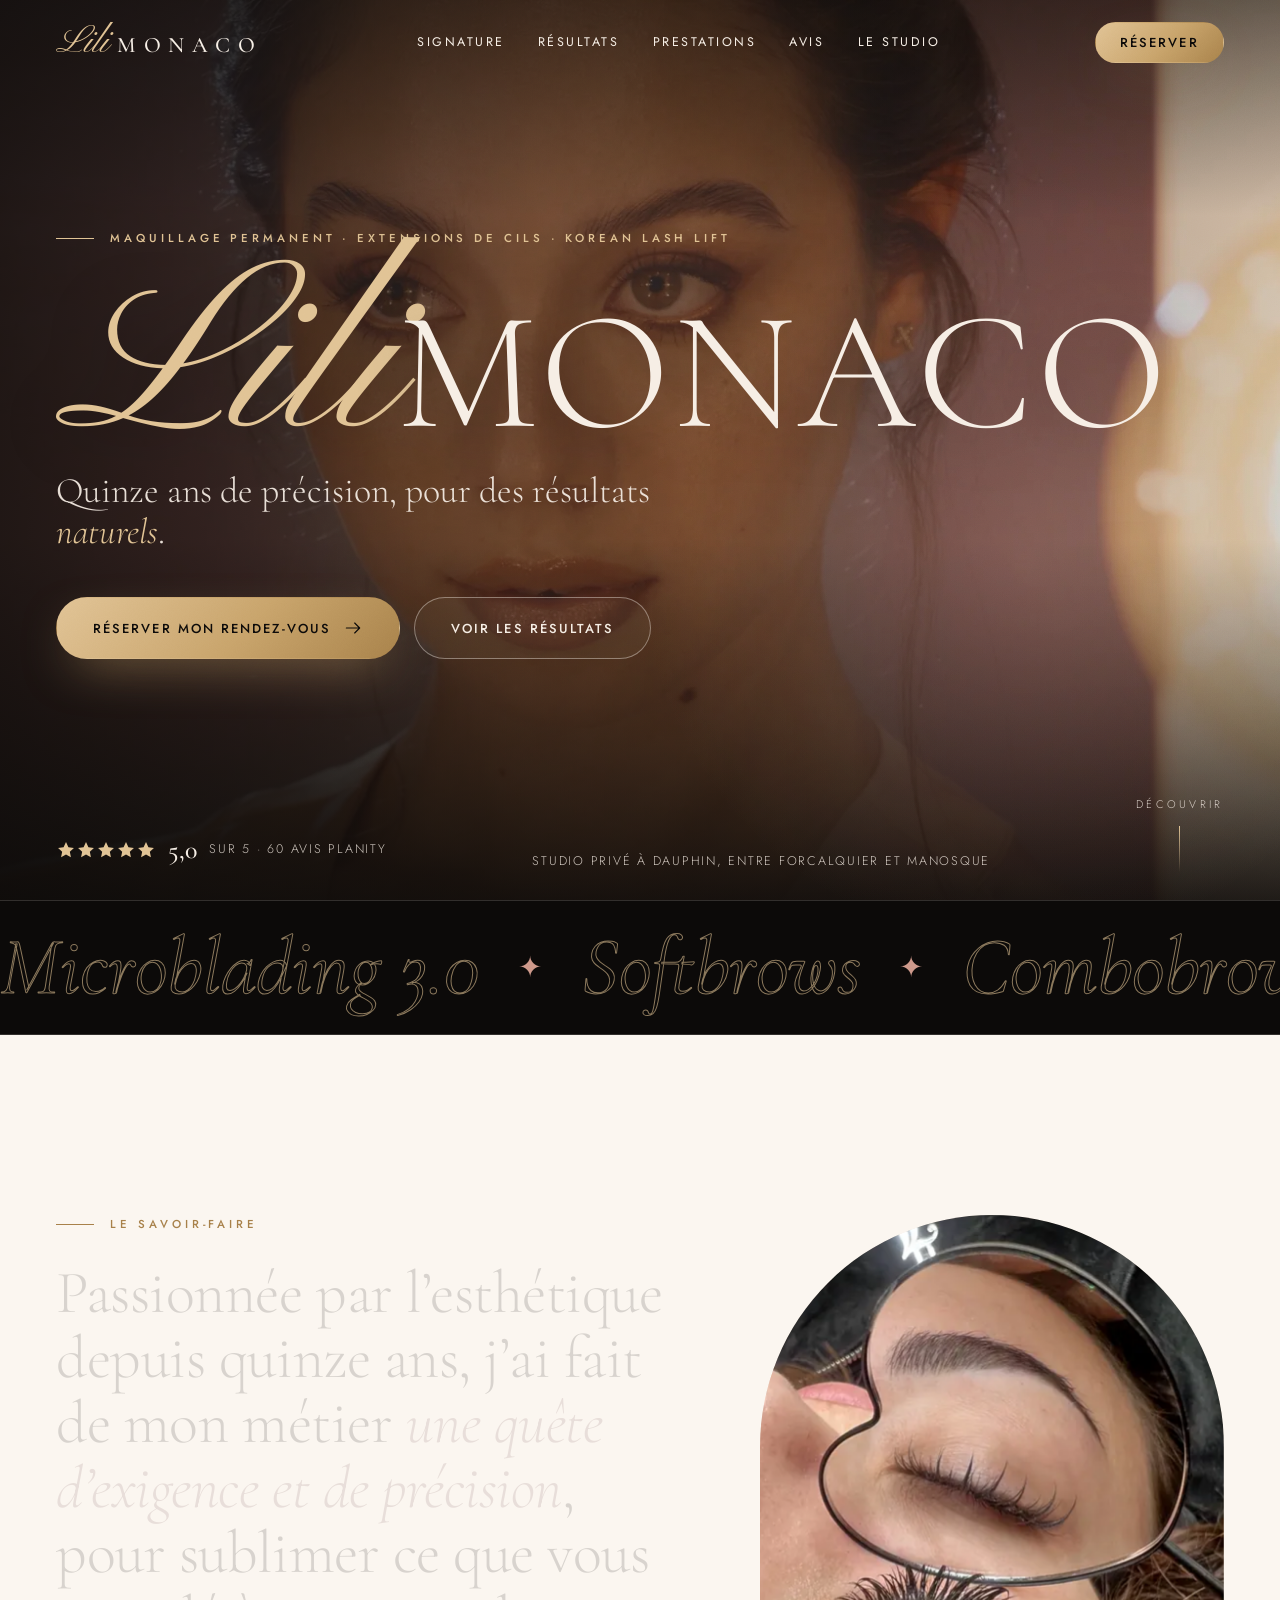
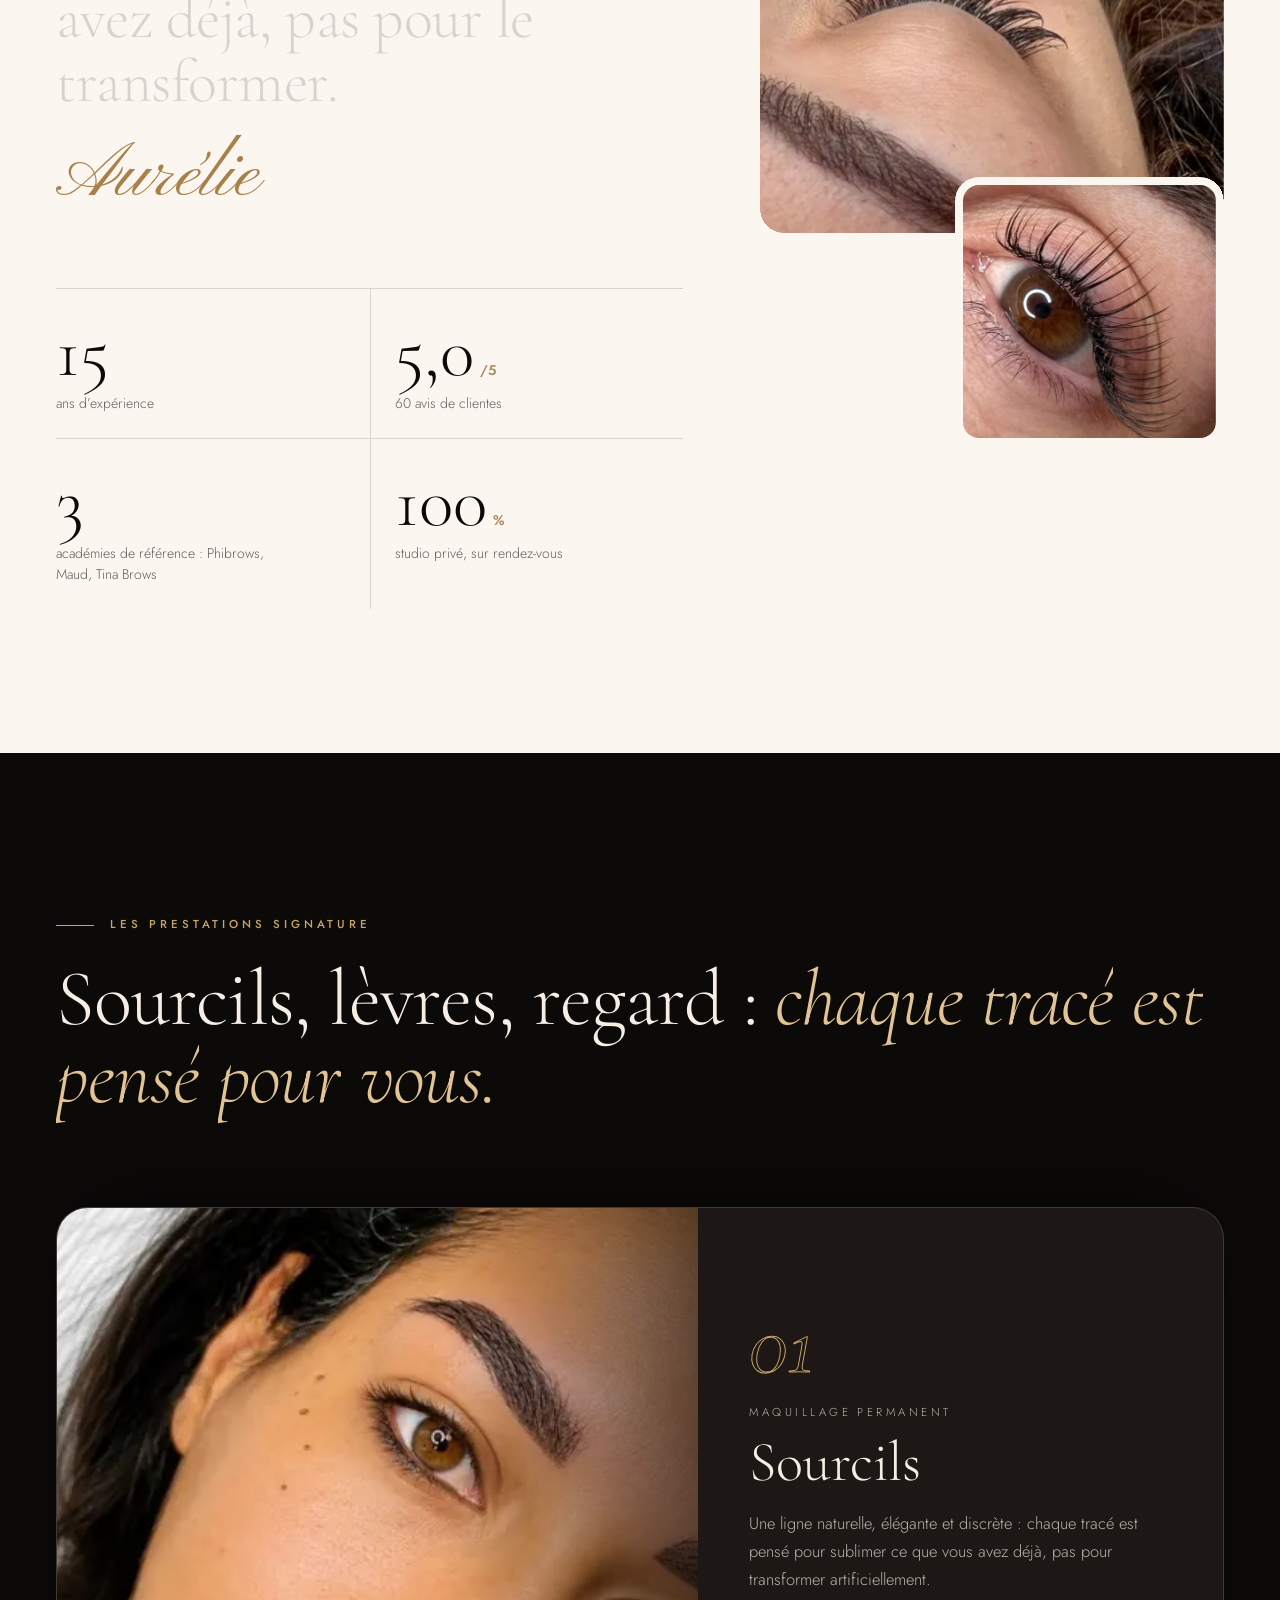
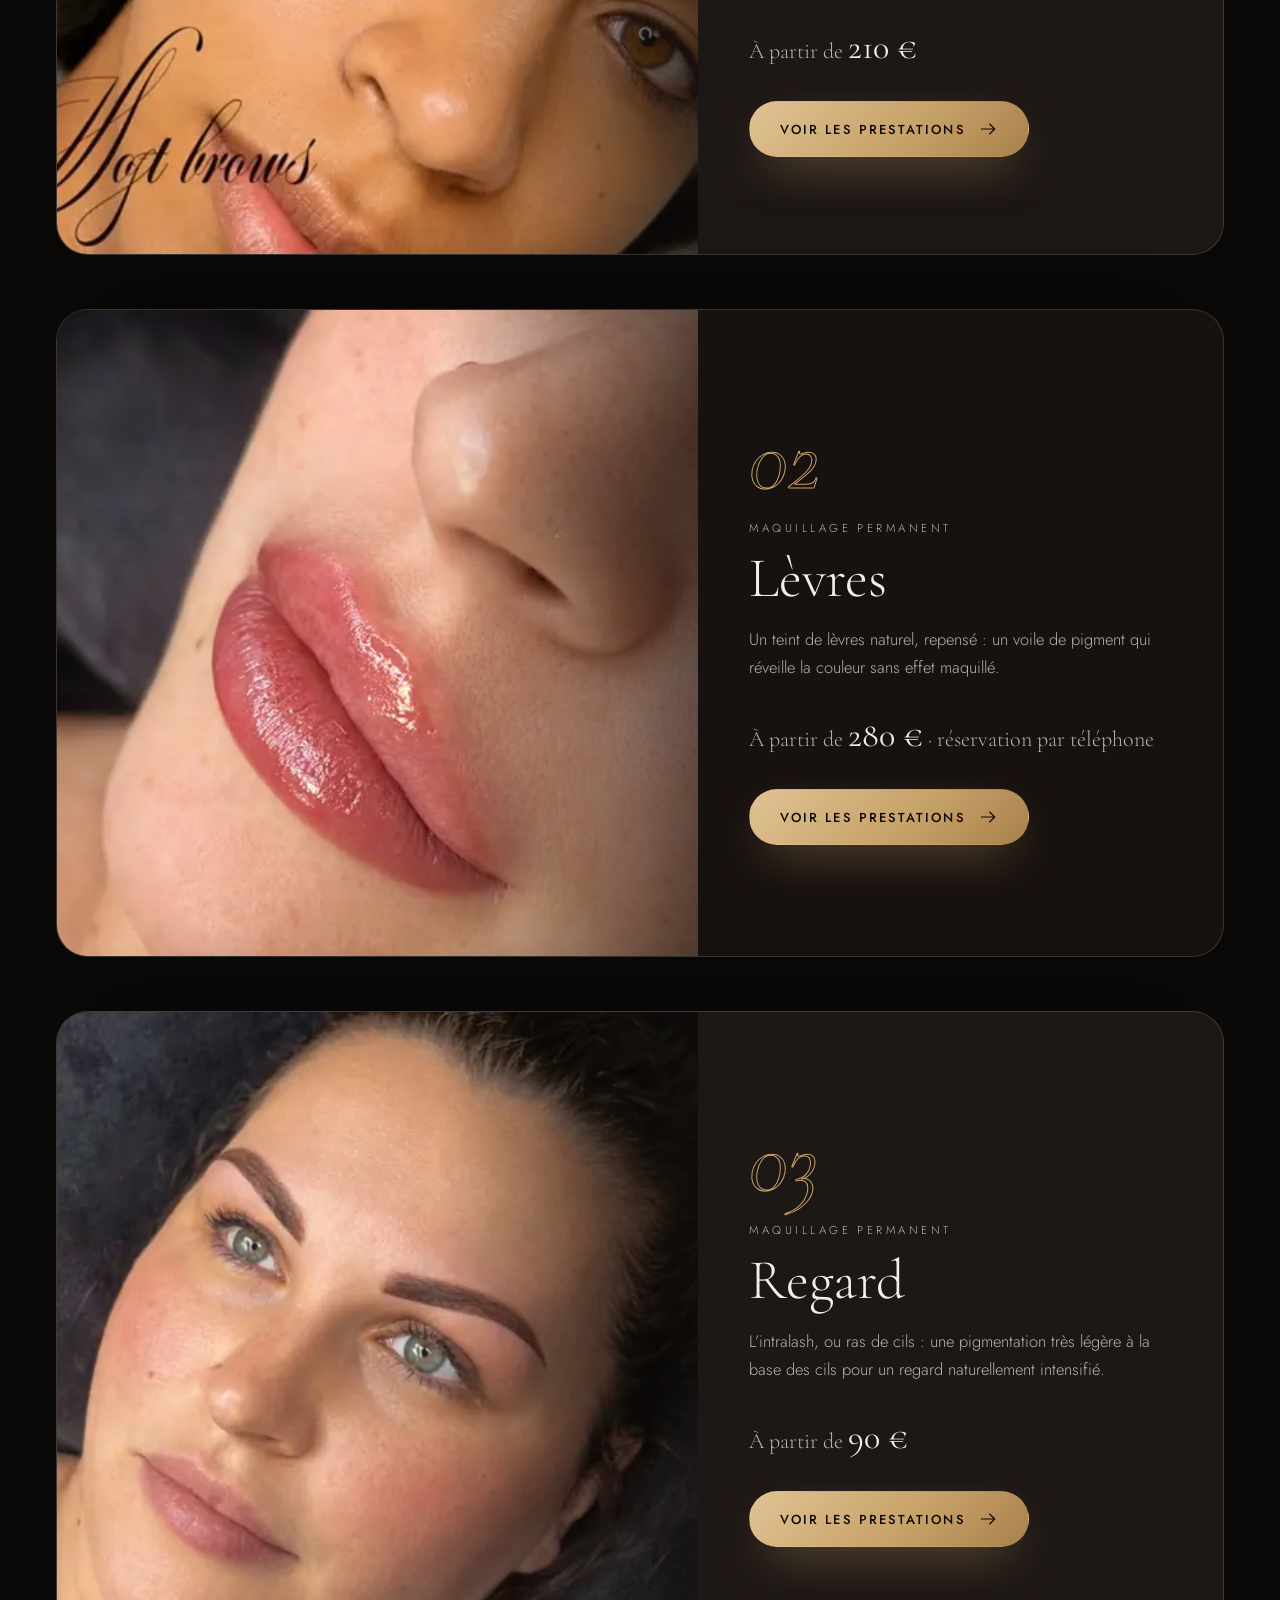
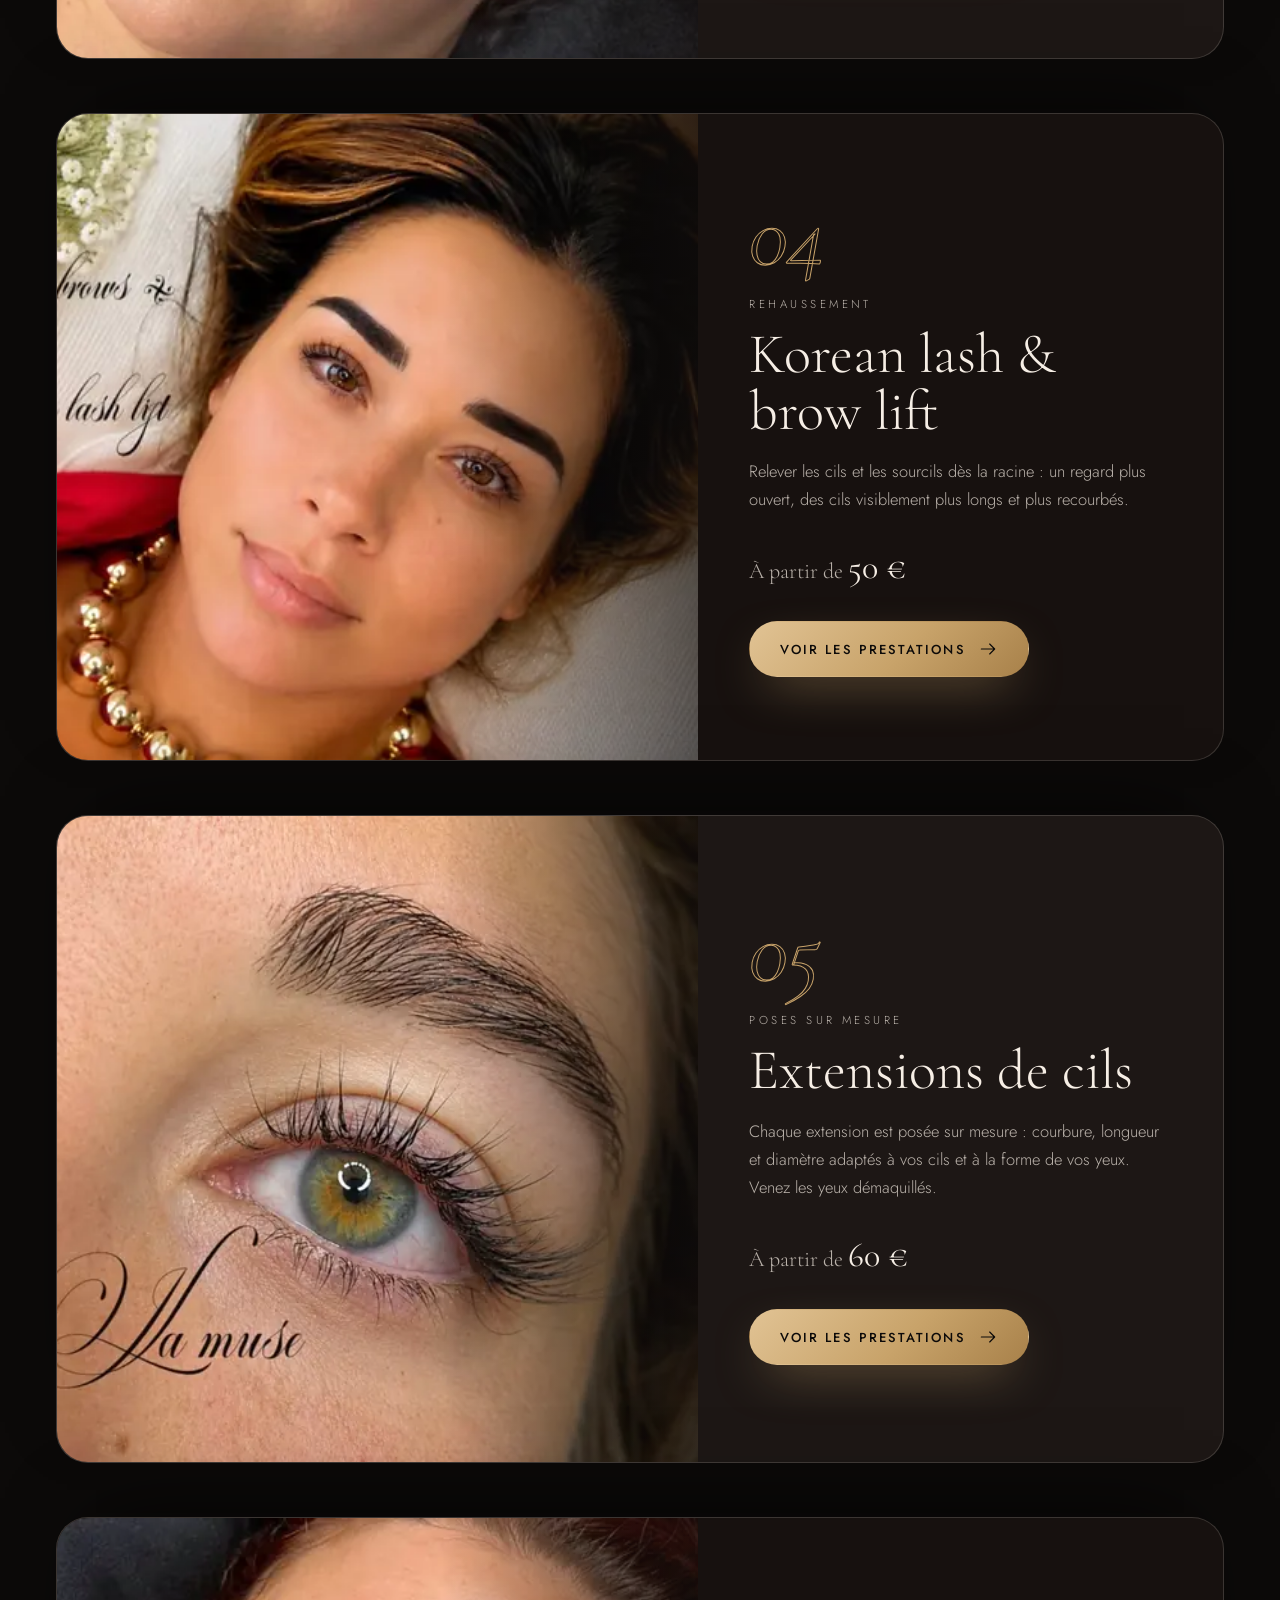
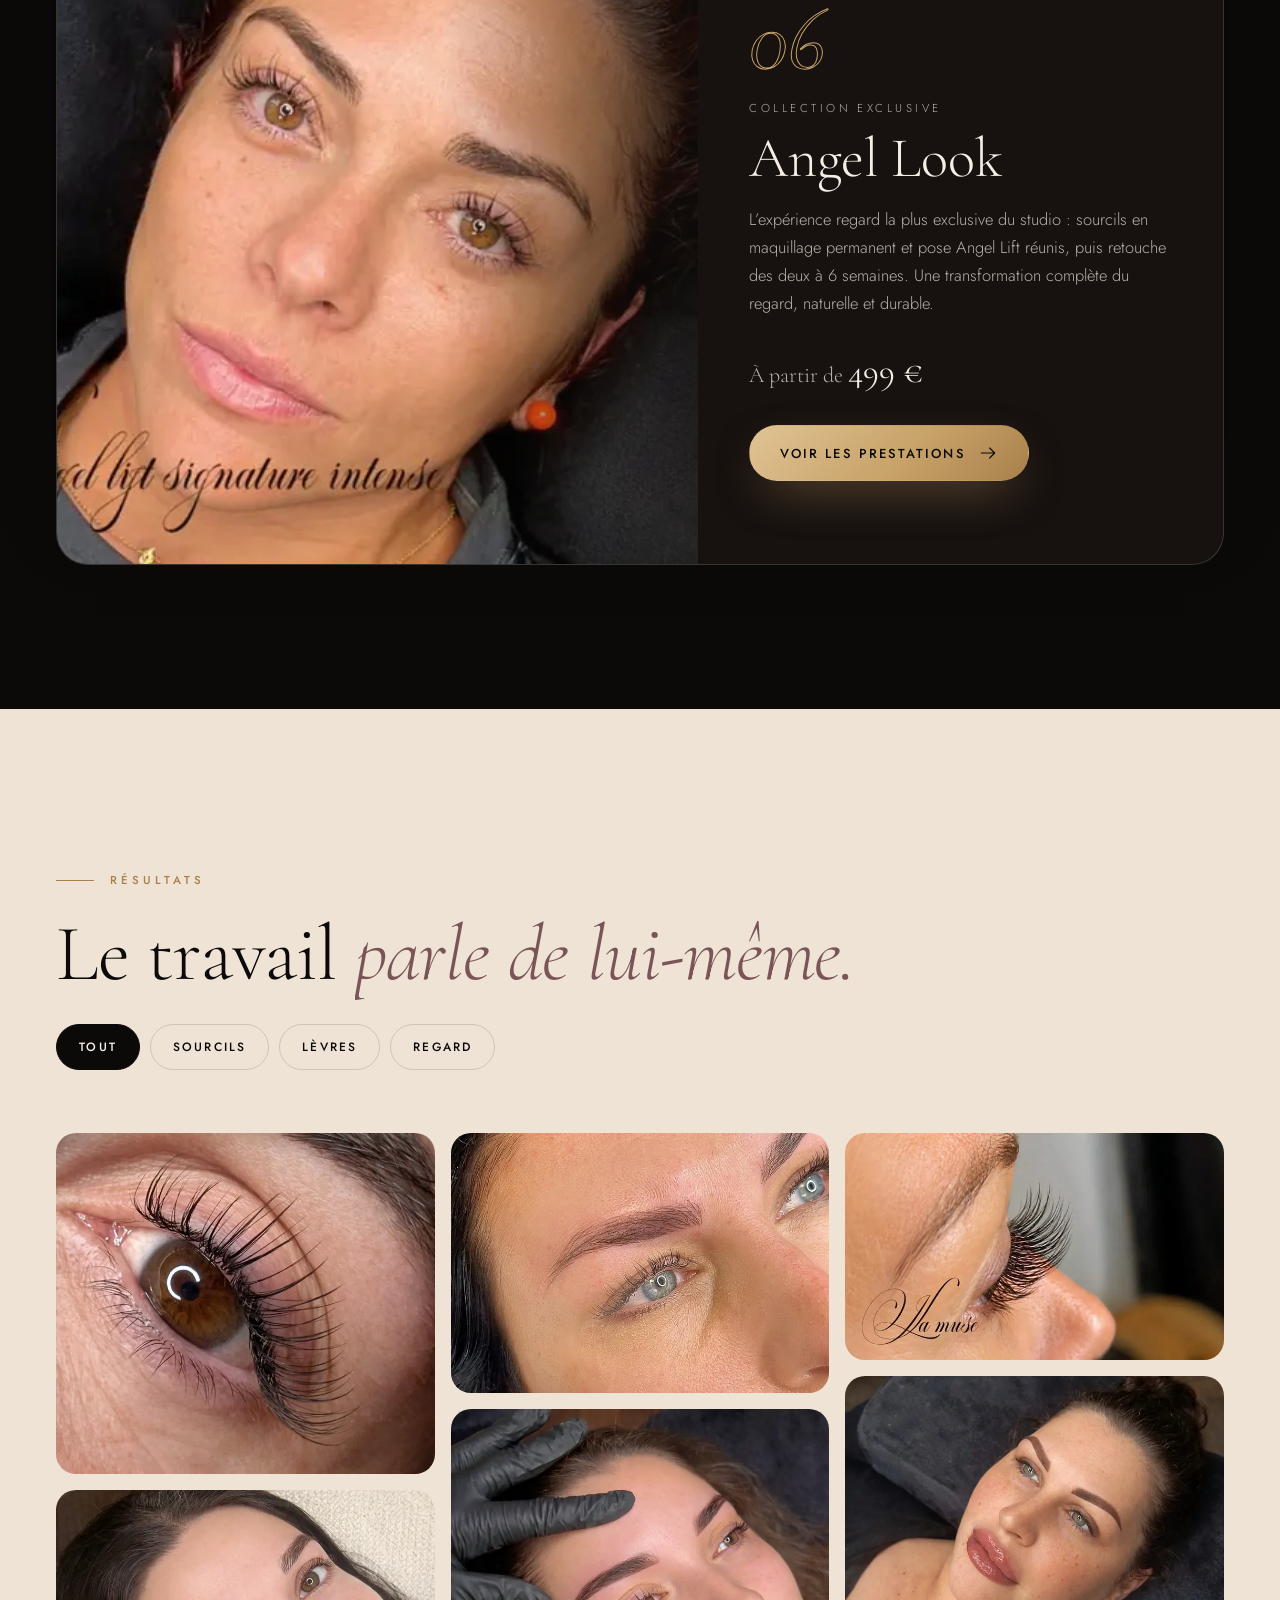
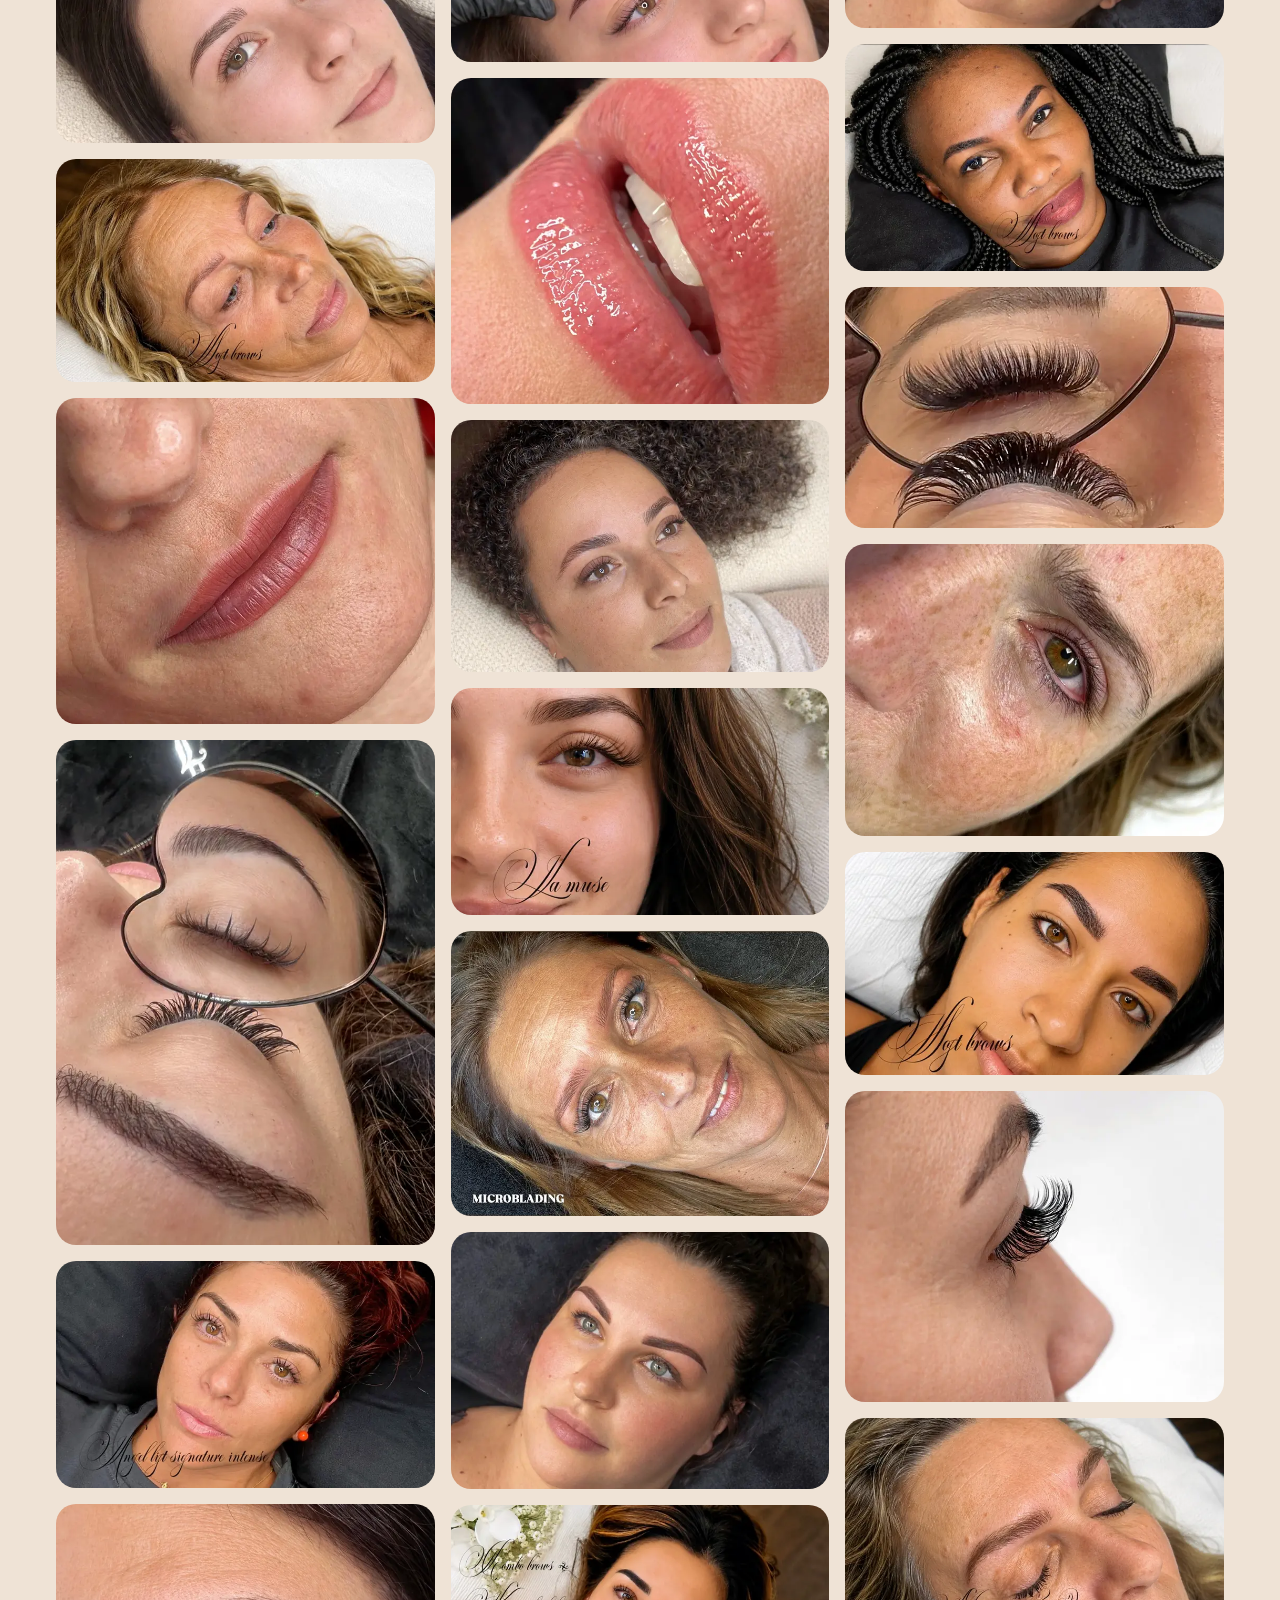
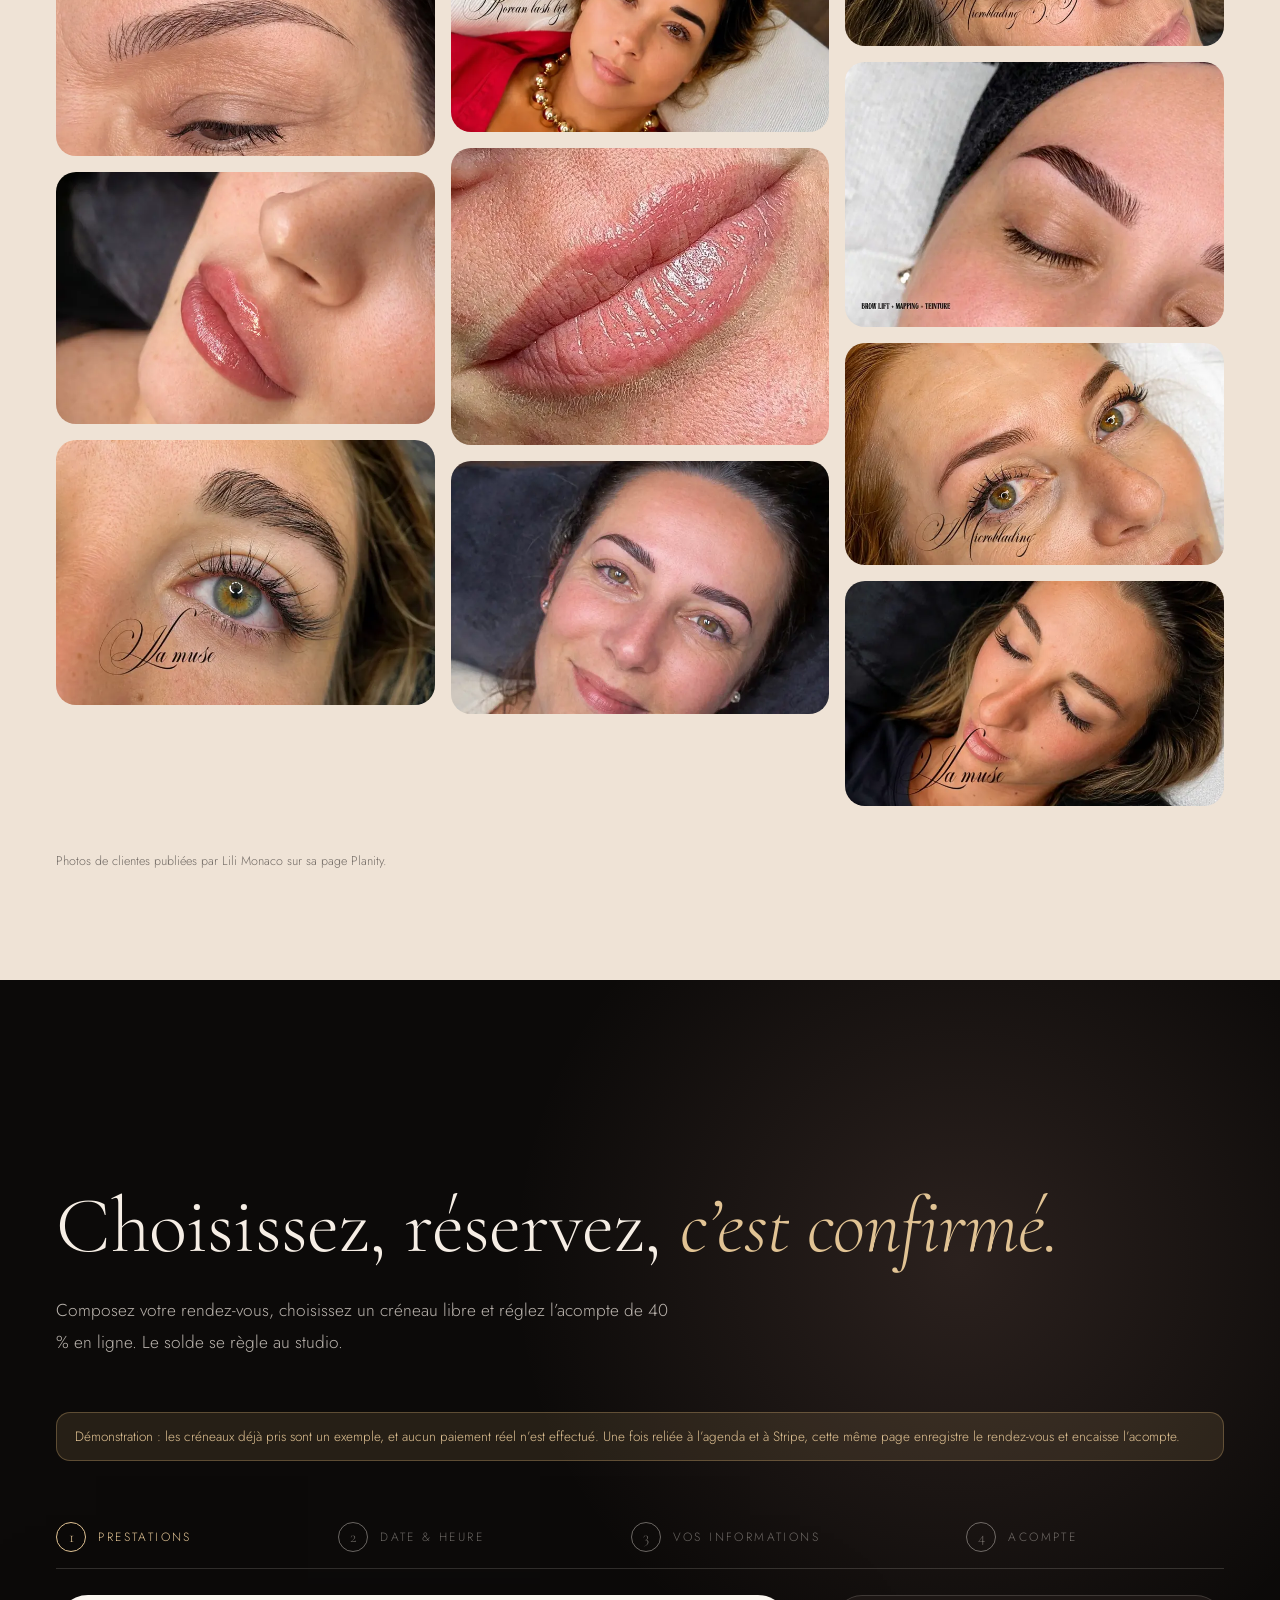
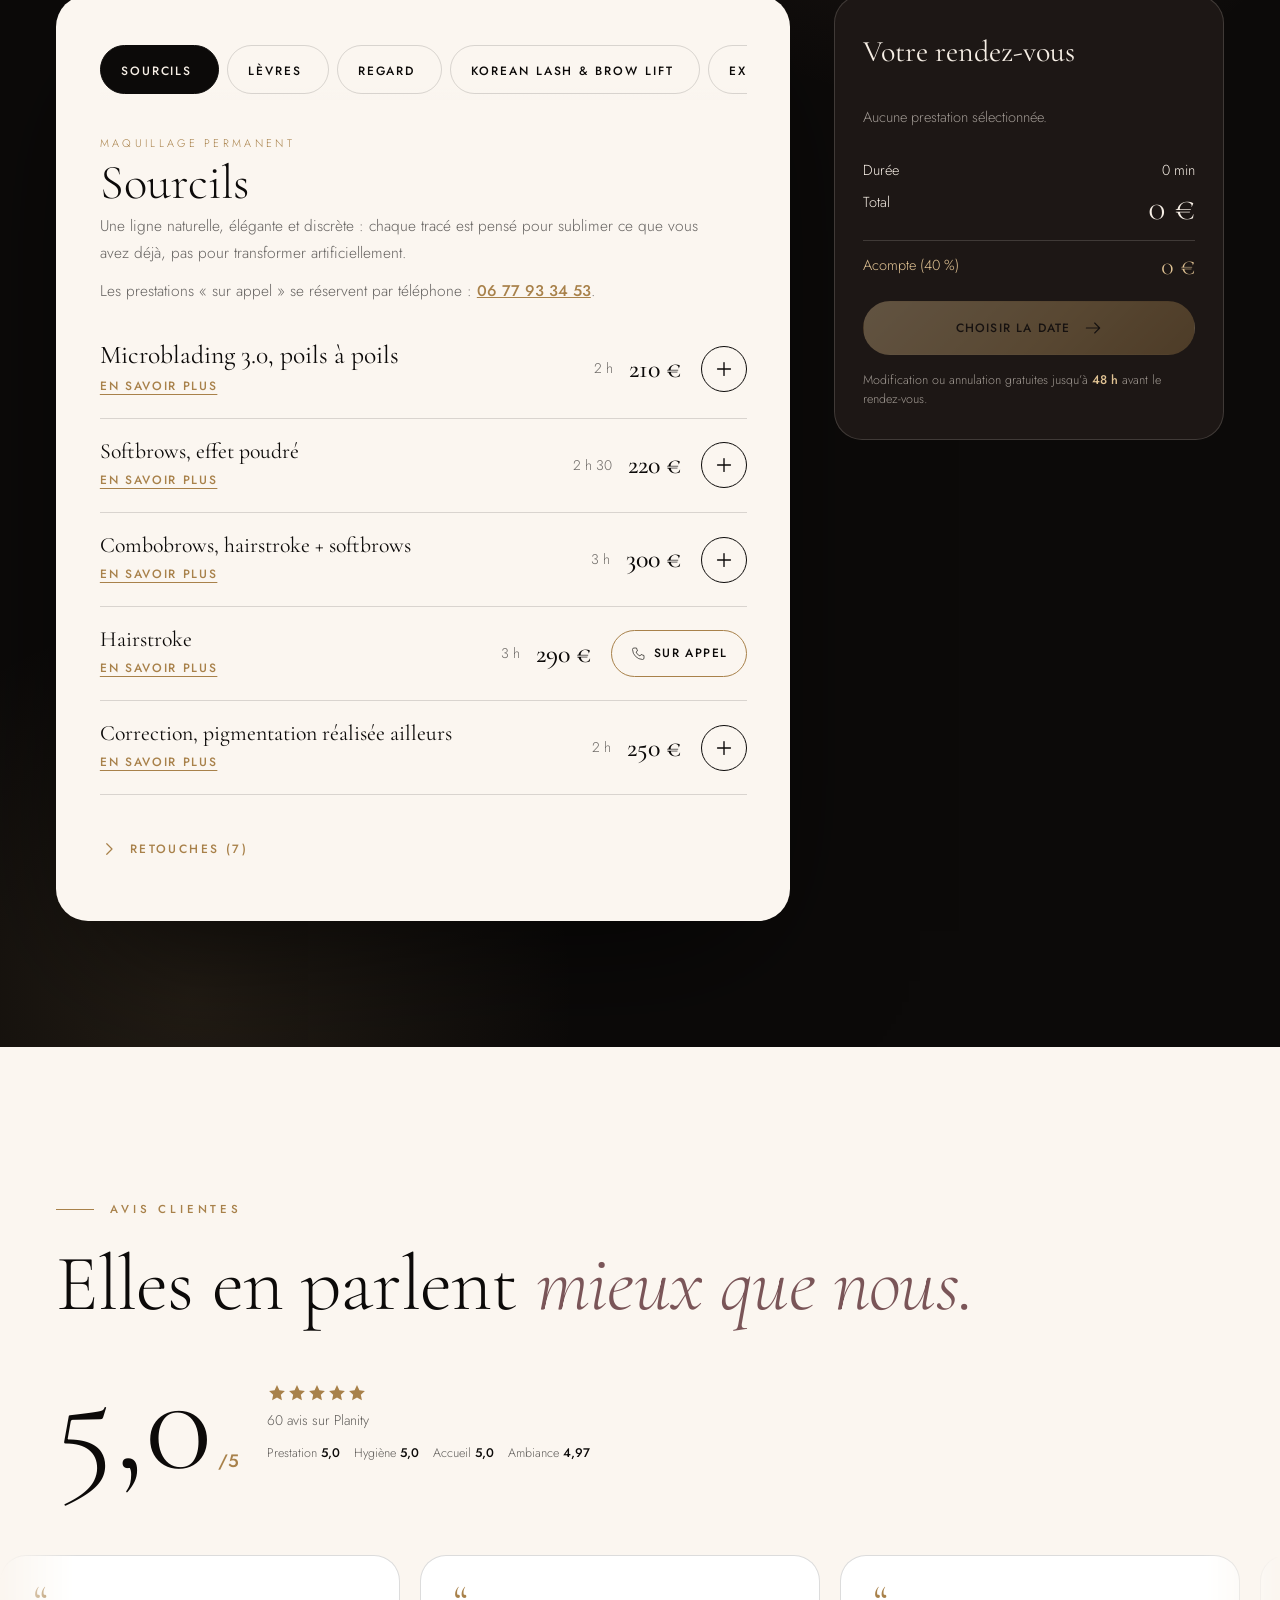
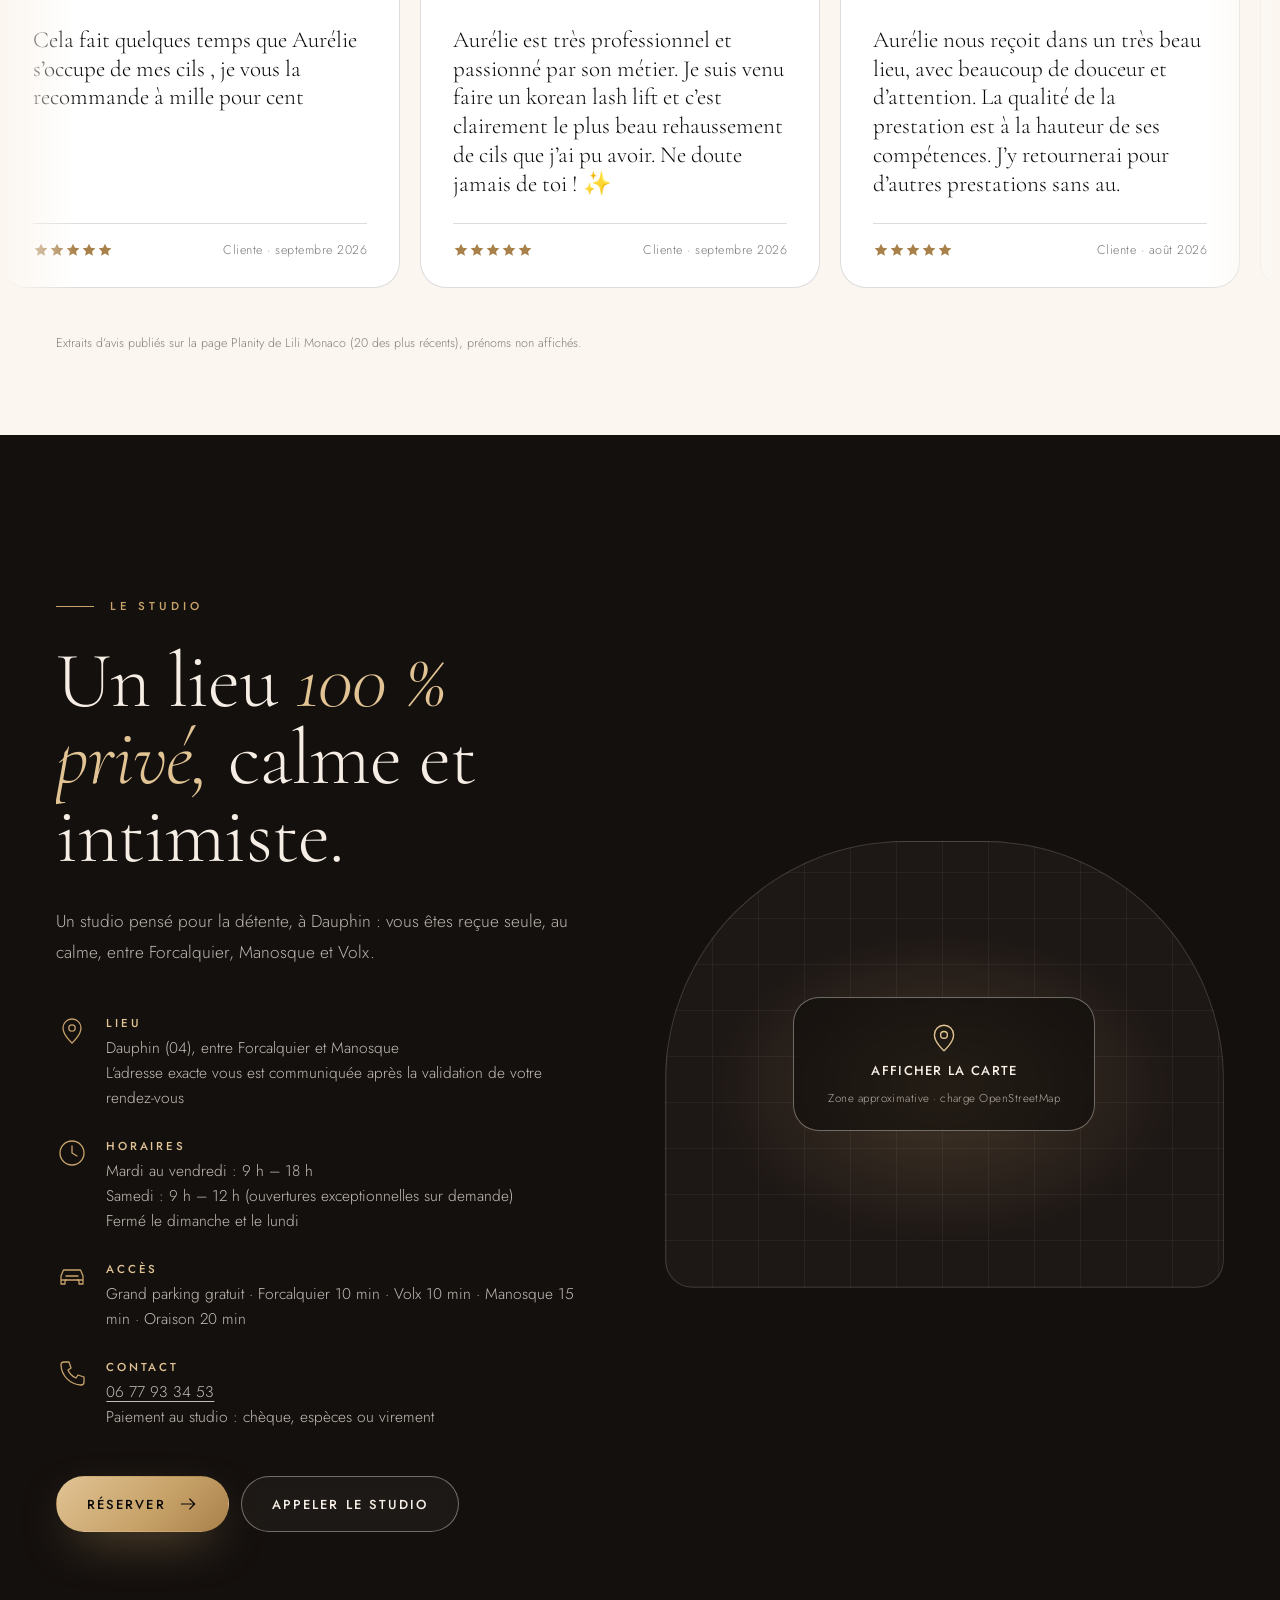
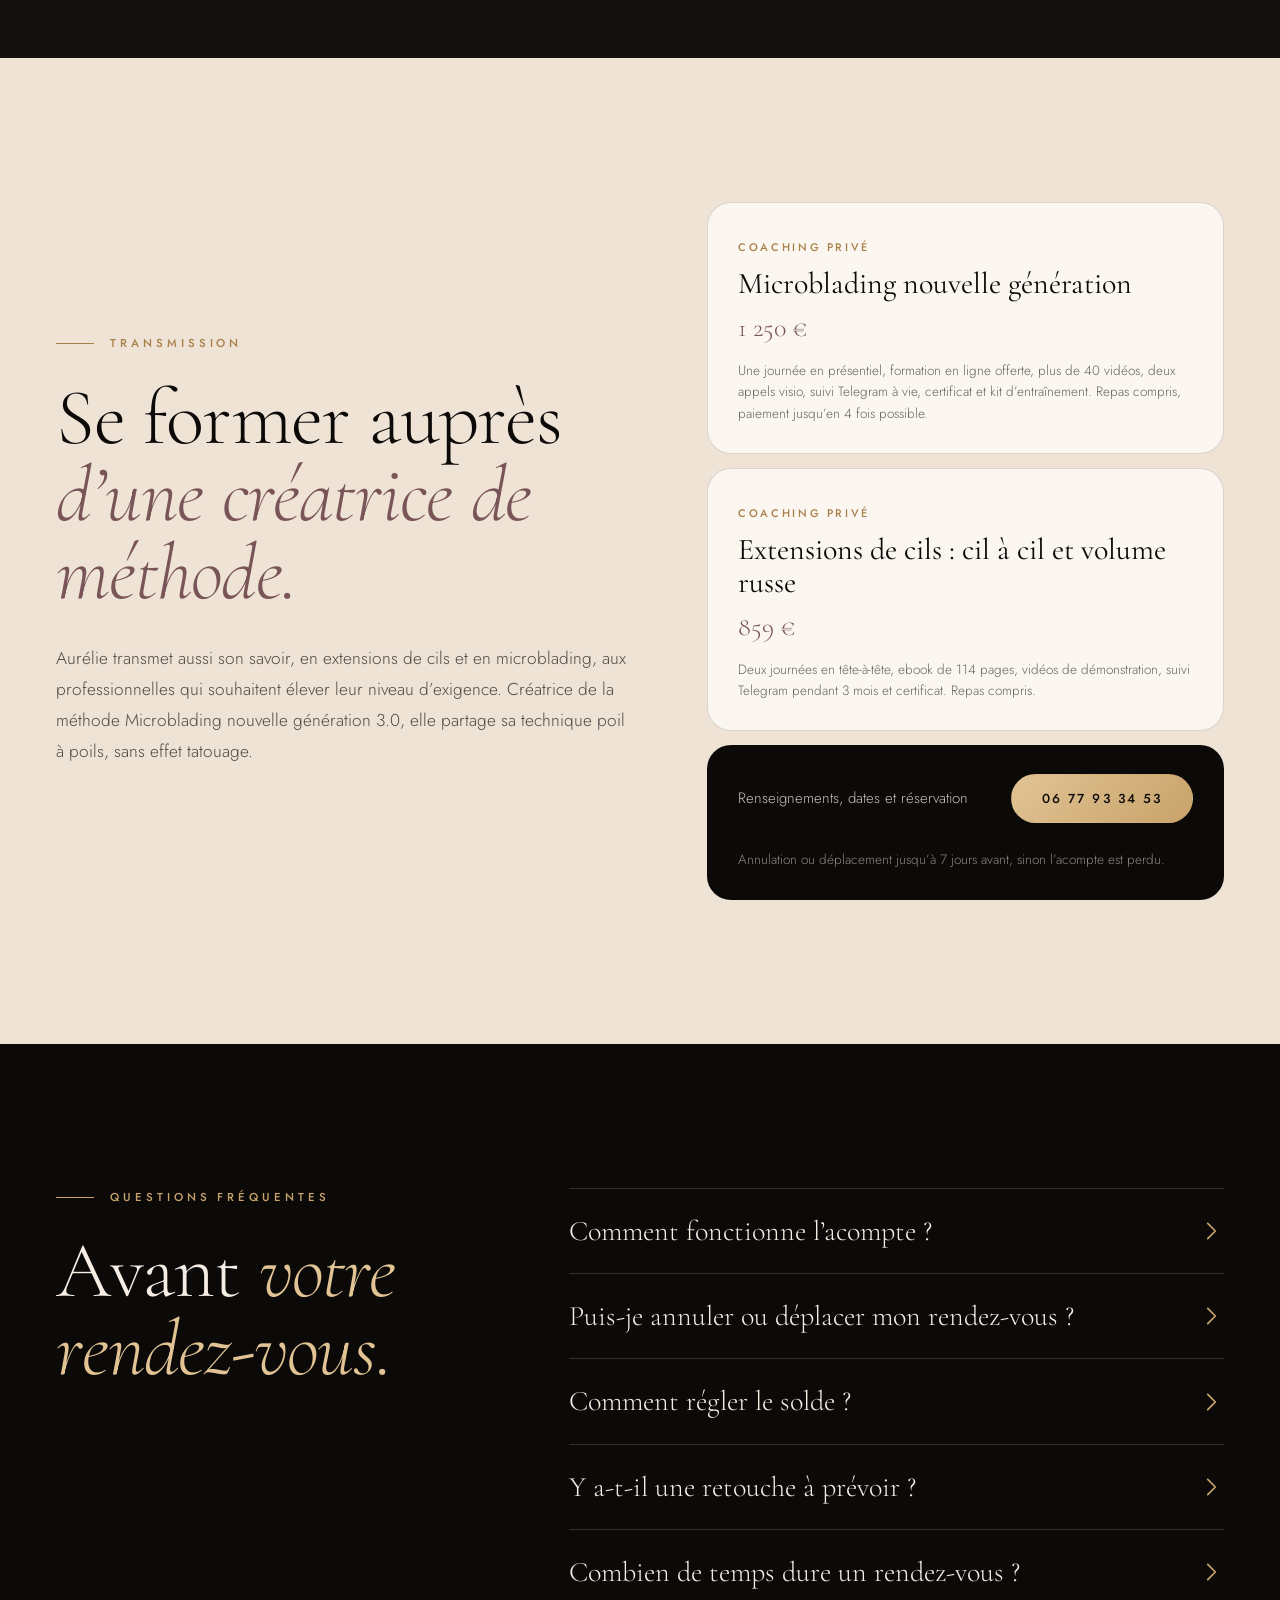
<file: index.html>
<!doctype html>
<html lang="fr">
<head>
<meta charset="utf-8">
<meta name="viewport" content="width=device-width, initial-scale=1, viewport-fit=cover">
<title>Lili Monaco · Maquillage permanent, extensions de cils et Korean lash lift à Dauphin (04)</title>
<meta name="description" content="Lili Monaco, studio privé à Dauphin entre Forcalquier et Manosque : microblading 3.0, softbrows, combobrows, intralash, korean lash lift, extensions de cils, Angel Lift. Réservez et réglez votre acompte en ligne.">
<meta name="theme-color" content="#0c0a09">
<!-- Démonstration : retirer cette ligne (et le Disallow de robots.txt) à la vraie mise en ligne -->
<meta name="robots" content="noindex, nofollow">
<meta property="og:type" content="website">
<meta property="og:title" content="Lili Monaco · Maquillage permanent et regard">
<meta property="og:description" content="Quinze ans de précision pour des résultats naturels. Studio privé à Dauphin (04).">
<meta property="og:image" content="hero-poster.webp">
<link rel="icon" href="data:image/svg+xml,%3Csvg xmlns='http://www.w3.org/2000/svg' viewBox='0 0 64 64'%3E%3Crect width='64' height='64' rx='32' fill='%230c0a09'/%3E%3Ctext x='32' y='42' text-anchor='middle' font-family='Georgia,serif' font-style='italic' font-size='30' fill='%23c8a36a'%3ELM%3C/text%3E%3C/svg%3E">
<link rel="preconnect" href="https://fonts.googleapis.com">
<link rel="preconnect" href="https://fonts.gstatic.com" crossorigin>
<link href="https://fonts.googleapis.com/css2?family=Cormorant+Garamond:ital,wght@0,300;0,400;0,500;0,600;1,300;1,400;1,500&family=Jost:wght@300;400;500;600&family=Pinyon+Script&display=swap" rel="stylesheet">
<link rel="stylesheet" href="style.css?v=13">
<script>document.documentElement.classList.add('js','is-loading');</script>
<script type="application/ld+json">
{"@context":"https://schema.org","@type":"HealthAndBeautyBusiness","name":"Lili Monaco","description":"Spécialiste en maquillage permanent et extensions de cils depuis 15 ans, studio privé à Dauphin (Alpes-de-Haute-Provence).","image":["hero-poster.webp"],"telephone":"+33677933453","priceRange":"€€","address":{"@type":"PostalAddress","postalCode":"04300","addressLocality":"Dauphin","addressCountry":"FR"},"areaServed":["Forcalquier","Manosque","Volx","Oraison"],"openingHoursSpecification":[{"@type":"OpeningHoursSpecification","dayOfWeek":["Tuesday","Wednesday","Thursday","Friday"],"opens":"09:00","closes":"18:00"},{"@type":"OpeningHoursSpecification","dayOfWeek":"Saturday","opens":"09:00","closes":"12:00"}]}
</script>
</head>
<body>
<a class="skip" href="#main">Aller au contenu</a>

<svg width="0" height="0" style="position:absolute" aria-hidden="true" focusable="false">
  <defs>
    <symbol id="i-arrow" viewBox="0 0 24 24"><path d="M4 12h16M14 6l6 6-6 6" fill="none" stroke="currentColor" stroke-width="1.4" stroke-linecap="round" stroke-linejoin="round"/></symbol>
    <symbol id="i-check" viewBox="0 0 24 24"><path d="M5 12.5l4.5 4.5L19 7" fill="none" stroke="currentColor" stroke-width="1.8" stroke-linecap="round" stroke-linejoin="round"/></symbol>
    <symbol id="i-plus" viewBox="0 0 24 24"><path d="M12 5v14M5 12h14" fill="none" stroke="currentColor" stroke-width="1.5" stroke-linecap="round"/></symbol>
    <symbol id="i-close" viewBox="0 0 24 24"><path d="M6 6l12 12M18 6L6 18" fill="none" stroke="currentColor" stroke-width="1.6" stroke-linecap="round"/></symbol>
    <symbol id="i-chev" viewBox="0 0 24 24"><path d="M9 5l7 7-7 7" fill="none" stroke="currentColor" stroke-width="1.6" stroke-linecap="round" stroke-linejoin="round"/></symbol>
    <symbol id="i-star" viewBox="0 0 24 24"><path d="M12 2.5l2.9 6.2 6.6.8-4.9 4.6 1.3 6.6L12 17.4 6.1 20.7l1.3-6.6L2.5 9.5l6.6-.8z" fill="currentColor"/></symbol>
    <symbol id="i-pin" viewBox="0 0 32 32"><path d="M16 29s9-8 9-15a9 9 0 0 0-18 0c0 7 9 15 9 15z" fill="none" stroke="currentColor" stroke-width="1.3" stroke-linejoin="round"/><circle cx="16" cy="14" r="3.2" fill="none" stroke="currentColor" stroke-width="1.3"/></symbol>
    <symbol id="i-phone" viewBox="0 0 32 32"><path d="M8 4h5l2 6-3 2a15 15 0 0 0 8 8l2-3 6 2v5a3 3 0 0 1-3 3A21 21 0 0 1 5 7a3 3 0 0 1 3-3z" fill="none" stroke="currentColor" stroke-width="1.3" stroke-linejoin="round"/></symbol>
    <symbol id="i-clock" viewBox="0 0 32 32"><circle cx="16" cy="16" r="12" fill="none" stroke="currentColor" stroke-width="1.3"/><path d="M16 9v7l5 3" fill="none" stroke="currentColor" stroke-width="1.3" stroke-linecap="round" stroke-linejoin="round"/></symbol>
    <symbol id="i-car" viewBox="0 0 32 32"><path d="M5 20v-4l2.5-6h17L27 16v4M5 20h22M5 20v4h4v-4M27 20v4h-4v-4M10 16h12" fill="none" stroke="currentColor" stroke-width="1.3" stroke-linecap="round" stroke-linejoin="round"/><circle cx="10" cy="20" r="1" fill="currentColor"/><circle cx="22" cy="20" r="1" fill="currentColor"/></symbol>
    <symbol id="i-card" viewBox="0 0 32 32"><rect x="4" y="8" width="24" height="16" rx="3" fill="none" stroke="currentColor" stroke-width="1.3"/><path d="M4 14h24M9 20h5" fill="none" stroke="currentColor" stroke-width="1.3" stroke-linecap="round"/></symbol>
    <symbol id="i-lock" viewBox="0 0 32 32"><rect x="7" y="14" width="18" height="13" rx="3" fill="none" stroke="currentColor" stroke-width="1.3"/><path d="M11 14v-3a5 5 0 0 1 10 0v3" fill="none" stroke="currentColor" stroke-width="1.3" stroke-linecap="round"/></symbol>
    <symbol id="i-leaf" viewBox="0 0 32 32"><path d="M6 26C6 14 14 6 27 5c0 13-8 21-21 21zM6 26L18 14" fill="none" stroke="currentColor" stroke-width="1.3" stroke-linecap="round" stroke-linejoin="round"/></symbol>
  </defs>
</svg>

<!-- ============ Préchargement ============ -->
<div class="loader" id="loader" role="status" aria-live="polite">
  <div class="loader__inner">
    <p class="loader__mono" aria-hidden="true"><span>L</span><span>M</span></p>
    <p class="loader__name"><span class="script">Lili</span> Monaco</p>
    <p class="loader__sub">Maquillage permanent · Regard</p>
    <div class="loader__bar"><i id="loaderFill"></i></div>
  </div>
</div>

<!-- ============ En-tête ============ -->
<header class="head" id="head">
  <a class="brand" href="#accueil" aria-label="Lili Monaco, retour à l’accueil"><span class="script">Lili</span><b>Monaco</b></a>
  <nav class="nav" aria-label="Navigation principale">
    <a href="#signature">Signature</a>
    <a href="#resultats">Résultats</a>
    <a href="#reserver">Prestations</a>
    <a href="#avis">Avis</a>
    <a href="#studio">Le studio</a>
  </nav>
  <a class="btn btn--gold head__cta" href="#reserver"><span>Réserver</span></a>
  <button class="burger" id="burger" aria-label="Ouvrir le menu" aria-expanded="false" aria-controls="menu"><i></i><i></i></button>
</header>
<div class="menu" id="menu" aria-hidden="true">
  <nav aria-label="Menu mobile">
    <a href="#signature">Signature</a>
    <a href="#resultats">Résultats</a>
    <a href="#reserver">Prestations</a>
    <a href="#avis">Avis</a>
    <a href="#studio">Le studio</a>
    <a href="#reserver" class="menu__cta">Réserver <svg aria-hidden="true"><use href="#i-arrow"/></svg></a>
  </nav>
  <p class="menu__foot"><a href="tel:+33677933453">06 77 93 34 53</a><br>Studio privé · Dauphin (04)</p>
</div>

<main id="main">

<!-- ============ HÉROS : film d'introduction ============ -->
<section class="hero" id="accueil" aria-label="Présentation">
  <div class="hero__media" aria-hidden="true">
    <div class="hero__poster"></div>
    <video class="hero__video" id="heroVideo" muted playsinline loop preload="auto" poster="hero-poster.webp"></video>
    <div class="hero__shade"></div>
    <div class="hero__glow"></div>
  </div>
  <div class="hero__inner">
    <p class="kicker hero__kicker">Maquillage permanent · Extensions de cils · Korean lash lift</p>
    <h1 class="hero__title" aria-label="Lili Monaco"><span class="script hero__script">Lili</span><span class="hero__serif">Monaco</span></h1>
    <p class="hero__lead">Quinze ans de précision, pour des résultats <em>naturels</em>.</p>
    <div class="hero__cta">
      <a class="btn btn--gold btn--lg btn--magnetic" href="#reserver"><span>Réserver mon rendez-vous</span><svg aria-hidden="true"><use href="#i-arrow"/></svg></a>
      <a class="btn btn--line btn--lg" href="#resultats"><span>Voir les résultats</span></a>
    </div>
  </div>
  <div class="hero__foot">
    <p class="hero__rate"><span class="stars" aria-hidden="true"></span> <b>5,0</b> sur 5 · 60 avis Planity</p>
    <p class="hero__loc">Studio privé à Dauphin, entre Forcalquier et Manosque</p>
    <a class="hero__scroll" href="#manifeste" aria-label="Faire défiler"><span>Découvrir</span><i></i></a>
  </div>
</section>

<div class="marquee" aria-hidden="true">
  <div class="marquee__row"><span>Microblading 3.0</span><i>✦</i><span>Softbrows</span><i>✦</i><span>Combobrows</span><i>✦</i><span>Lips blushing</span><i>✦</i><span>Intralash</span><i>✦</i><span>Korean lash lift</span><i>✦</i><span>Angel Lift</span><i>✦</i><span>Extensions de cils</span><i>✦</i><span>Microblading 3.0</span><i>✦</i><span>Softbrows</span><i>✦</i><span>Combobrows</span><i>✦</i><span>Lips blushing</span><i>✦</i><span>Intralash</span><i>✦</i><span>Korean lash lift</span><i>✦</i><span>Angel Lift</span><i>✦</i><span>Extensions de cils</span><i>✦</i></div>
</div>

<!-- ============ Manifeste ============ -->
<section class="manifest" id="manifeste">
  <div class="wrap manifest__grid">
    <div class="manifest__txt">
      <p class="label" data-reveal>Le savoir-faire</p>
      <p class="manifest__quote" id="manifesto">Passionnée par l’esthétique depuis quinze ans, j’ai fait de mon métier <em>une quête d’exigence et de précision</em>, pour sublimer ce que vous avez déjà, pas pour le transformer.</p>
      <p class="manifest__sig script" data-reveal>Aurélie</p>
      <ul class="stats" data-reveal>
        <li><strong><span data-count="15">15</span></strong><span>ans d’expérience</span></li>
        <li><strong><span data-count="5" data-dec="1">5,0</span><small>/5</small></strong><span>60 avis de clientes</span></li>
        <li><strong><span data-count="3">3</span></strong><span>académies de référence : Phibrows, Maud, Tina Brows</span></li>
        <li><strong>100<small>%</small></strong><span>studio privé, sur rendez-vous</span></li>
      </ul>
    </div>
    <div class="manifest__imgs">
      <figure class="frame frame--tall" data-reveal="clip"><img data-parallax src="lm-08-s.webp" srcset="lm-08-s.webp 540w, lm-08-l.webp 1350w" sizes="(max-width:900px) 90vw, 36vw" width="1350" height="1800" alt="Gros plan sur des cils et un sourcil sublimés, vus à la loupe" loading="lazy" decoding="async"></figure>
      <figure class="frame frame--small" data-reveal="clip"><img data-parallax src="lm-13-s.webp" srcset="lm-13-s.webp 720w, lm-13-l.webp 1170w" sizes="(max-width:900px) 50vw, 18vw" width="1170" height="1054" alt="Gros plan sur un regard aux cils longs et recourbés" loading="lazy" decoding="async"></figure>
    </div>
  </div>
</section>

<!-- ============ Signature ============ -->
<section class="sig" id="signature" aria-labelledby="sig-titre">
  <div class="wrap">
    <p class="label label--gold" data-reveal>Les prestations signature</p>
    <h2 id="sig-titre" class="h2" data-split>Sourcils, lèvres, regard : <em>chaque tracé est pensé pour vous.</em></h2>
  </div>
  <div class="sig__list" id="sigList"></div>
</section>

<!-- ============ Résultats ============ -->
<section class="results" id="resultats" aria-labelledby="res-titre">
  <div class="wrap">
    <div class="results__head">
      <div>
        <p class="label" data-reveal>Résultats</p>
        <h2 id="res-titre" class="h2 h2--dark" data-split>Le travail <em>parle de lui-même.</em></h2>
      </div>
      <div class="chips" id="chips" role="tablist" aria-label="Filtrer les photos">
        <button class="chip is-on" data-f="all" role="tab" aria-selected="true">Tout</button>
        <button class="chip" data-f="sourcils" role="tab" aria-selected="false">Sourcils</button>
        <button class="chip" data-f="levres" role="tab" aria-selected="false">Lèvres</button>
        <button class="chip" data-f="cils" role="tab" aria-selected="false">Regard</button>
      </div>
    </div>
    <div class="gallery" id="gallery"></div>
    <p class="results__note">Photos de clientes publiées par Lili Monaco sur sa page Planity.</p>
  </div>
</section>

<!-- ============ Prestations et réservation ============ -->
<section class="book" id="reserver" aria-labelledby="book-titre">
  <div class="wrap">
    <div class="book__intro">
      <p class="label label--gold" data-reveal>Prestations &amp; rendez-vous</p>
      <h2 id="book-titre" class="h2" data-split>Choisissez, réservez, <em>c’est confirmé.</em></h2>
      <p class="lead" data-reveal>Composez votre rendez-vous, choisissez un créneau libre et réglez l’acompte de 40 % en ligne. Le solde se règle au studio.</p>
    </div>

    <div class="demo-banner" id="demoBanner" hidden>Démonstration : les créneaux déjà pris sont un exemple, et aucun paiement réel n’est effectué. Une fois reliée à l’agenda et à Stripe, cette même page enregistre le rendez-vous et encaisse l’acompte.</div>

    <ol class="stepper" id="stepper" aria-label="Étapes de la réservation">
      <li data-s="1" class="is-on"><span>1</span> Prestations</li>
      <li data-s="2"><span>2</span> Date &amp; heure</li>
      <li data-s="3"><span>3</span> Vos informations</li>
      <li data-s="4"><span>4</span> Acompte</li>
    </ol>

    <div class="flow">
      <div class="flow__main" id="flowMain">

        <!-- étape 1 -->
        <section class="step is-on" data-step="1" aria-label="Choix des prestations">
          <div class="tabs" id="tabs" role="tablist" aria-label="Catégories de prestations"></div>
          <div class="menu-list" id="menuList"></div>
        </section>

        <!-- étape 2 -->
        <section class="step" data-step="2" aria-label="Choix de la date et de l’heure" hidden>
          <div class="cal-wrap">
            <div class="cal" id="cal">
              <div class="cal__head">
                <button type="button" class="cal__nav" id="calPrev" aria-label="Mois précédent"><svg aria-hidden="true"><use href="#i-chev"/></svg></button>
                <h3 id="calTitle">Octobre 2026</h3>
                <button type="button" class="cal__nav cal__nav--next" id="calNext" aria-label="Mois suivant"><svg aria-hidden="true"><use href="#i-chev"/></svg></button>
              </div>
              <div class="cal__dow" aria-hidden="true"><span>lu</span><span>ma</span><span>me</span><span>je</span><span>ve</span><span>sa</span><span>di</span></div>
              <div class="cal__days" id="calDays" role="grid"></div>
              <p class="cal__legend"><i class="lg lg--open"></i>Jour avec créneaux <i class="lg lg--closed"></i>Fermé ou complet</p>
            </div>
            <div class="slots">
              <h3 id="slotsTitle">Choisissez un jour</h3>
              <p class="slots__sub" id="slotsSub">Les horaires proposés tiennent compte de la durée de votre rendez-vous.</p>
              <div class="slots__grid" id="slotsGrid" role="listbox" aria-label="Créneaux disponibles"></div>
            </div>
          </div>
        </section>

        <!-- étape 3 -->
        <section class="step" data-step="3" aria-label="Vos informations" hidden>
          <form class="infos" id="infoForm" novalidate autocomplete="on">
            <div class="infos__grid">
              <label class="fld"><span>Prénom</span><input id="fFirst" name="given-name" type="text" autocomplete="given-name" required placeholder="Camille"><em class="err" data-err="first"></em></label>
              <label class="fld"><span>Nom</span><input id="fLast" name="family-name" type="text" autocomplete="family-name" required placeholder="Martin"><em class="err" data-err="last"></em></label>
              <label class="fld"><span>E-mail</span><input id="fEmail" name="email" type="email" autocomplete="email" required placeholder="camille@exemple.fr"><em class="err" data-err="email"></em></label>
              <label class="fld"><span>Téléphone</span><input id="fPhone" name="tel" type="tel" autocomplete="tel" required placeholder="06 12 34 56 78"><em class="err" data-err="phone"></em></label>
              <fieldset class="fld fld--full radios"><legend>Première visite au studio ?</legend>
                <label><input type="radio" name="visit" value="new" checked><span>Oui, première fois</span></label>
                <label><input type="radio" name="visit" value="back"><span>Non, déjà cliente</span></label>
              </fieldset>
              <label class="fld fld--full"><span>Un mot pour Aurélie <small>(allergies, attentes, questions : facultatif)</small></span><textarea id="fMsg" rows="3" maxlength="600" placeholder="Dites-nous ce qui compte pour vous…"></textarea></label>
              <input class="hp" type="text" id="fHp" tabindex="-1" autocomplete="off" aria-hidden="true">
            </div>
            <label class="consent"><input type="checkbox" id="fCgv" required><span>Je comprends que l’acompte de <span data-pct>40</span> % est <b>non restitué en cas d’annulation ou de déplacement moins de <span data-delay>48 h</span> avant</b> le rendez-vous (ou de retard de plus de 15 minutes), et j’accepte que mes informations servent à traiter ma réservation (<a href="mentions-legales.html#donnees" target="_blank" rel="noopener">mentions légales</a>).</span><em class="err" data-err="cgv"></em></label>
          </form>
        </section>

        <!-- étape 4 -->
        <section class="step" data-step="4" aria-label="Acompte et paiement" hidden>
          <div class="pay">
            <div class="pay__card">
              <p class="pay__label">Acompte à régler maintenant</p>
              <p class="pay__amount" id="payAmount">0 €</p>
              <p class="pay__rest" id="payRest">Le solde se règle au studio : chèque, espèces ou virement.</p>
              <button type="button" class="btn btn--gold btn--xl btn--magnetic" id="payBtn"><svg class="ic" aria-hidden="true"><use href="#i-lock"/></svg><span>Payer l’acompte</span></button>
              <ul class="pay__trust">
                <li><svg aria-hidden="true"><use href="#i-card"/></svg> Paiement par carte, sécurisé par Stripe</li>
                <li><svg aria-hidden="true"><use href="#i-lock"/></svg> Aucune donnée bancaire ne transite par ce site</li>
              </ul>
              <p class="pay__msg" id="payMsg" role="alert"></p>
            </div>
            <div class="pay__rules">
              <h3>Conditions du rendez-vous</h3>
              <ul>
                <li>Acompte : <b><span data-pct>40</span> %</b> du montant des prestations.</li>
                <li>Annulation ou déplacement <b>gratuits jusqu’à <span data-delay>48 h</span> avant</b> le rendez-vous.</li>
                <li>Passé ce délai, le motif importe peu : l’acompte n’est pas restitué et un nouveau rendez-vous demande un nouvel acompte.</li>
                <li>Un retard de plus de 15 minutes est considéré comme une absence.</li>
                <li>Solde au studio : chèque, espèces ou virement.</li>
              </ul>
            </div>
          </div>
        </section>

        <!-- confirmation -->
        <section class="step done" data-step="5" id="done" aria-live="polite" hidden>
          <div class="done__ic"><svg aria-hidden="true"><use href="#i-check"/></svg></div>
          <h3 id="doneTitle">Rendez-vous confirmé</h3>
          <p id="doneText" class="done__text"></p>
          <dl class="done__sum" id="doneSum"></dl>
          <p class="done__demo" id="doneDemo" hidden>Mode démonstration : aucun paiement n’a eu lieu et aucun rendez-vous n’a été enregistré.</p>
          <div class="done__btns">
            <a class="btn btn--gold" id="btnIcs" href="#" download="rendez-vous-lili-monaco.ics"><span>Ajouter à mon agenda</span></a>
            <a class="btn btn--line" id="btnGcal" href="#" target="_blank" rel="noopener"><span>Google Agenda</span></a>
            <a class="btn btn--line" id="btnRoute" href="#" target="_blank" rel="noopener"><span>Itinéraire</span></a>
          </div>
          <button type="button" class="linkbtn" id="doneNew">Prendre un autre rendez-vous</button>
        </section>
      </div>

      <aside class="flow__side" id="flowSide" aria-label="Votre rendez-vous">
        <div class="sum">
          <h3>Votre rendez-vous</h3>
          <ul class="sum__list" id="sumList"><li class="sum__empty">Aucune prestation sélectionnée.</li></ul>
          <dl class="sum__tot">
            <div><dt>Durée</dt><dd id="sumDur">0 min</dd></div>
            <div id="sumWhenRow" hidden><dt>Date</dt><dd id="sumWhen"></dd></div>
            <div><dt>Total</dt><dd id="sumTotal">0 €</dd></div>
            <div class="sum__dep"><dt>Acompte (<span data-pct>40</span> %)</dt><dd id="sumDeposit">0 €</dd></div>
          </dl>
          <div class="sum__nav">
            <button type="button" class="btn btn--line" id="btnBack" hidden><span>Retour</span></button>
            <button type="button" class="btn btn--gold btn--magnetic" id="btnNext" disabled><span id="btnNextLabel">Choisir la date</span><svg aria-hidden="true"><use href="#i-arrow"/></svg></button>
          </div>
          <p class="sum__policy">Modification ou annulation gratuites jusqu’à <b data-delay>48 h</b> avant le rendez-vous.</p>
        </div>
      </aside>
    </div>
  </div>
</section>

<!-- ============ Avis ============ -->
<section class="reviews" id="avis" aria-labelledby="avis-titre">
  <div class="wrap reviews__head">
    <div>
      <p class="label" data-reveal>Avis clientes</p>
      <h2 id="avis-titre" class="h2 h2--dark" data-split>Elles en parlent <em>mieux que nous.</em></h2>
    </div>
    <div class="score" data-reveal>
      <div class="score__big"><span data-count="5" data-dec="1">5,0</span><small>/5</small></div>
      <div class="score__meta">
        <span class="stars stars--dark" aria-label="5,0 étoiles sur 5"></span>
        <span>60 avis sur Planity</span>
        <ul class="score__det"><li>Prestation <b>5,0</b></li><li>Hygiène <b>5,0</b></li><li>Accueil <b>5,0</b></li><li>Ambiance <b>4,97</b></li></ul>
      </div>
    </div>
  </div>
  <div class="reviews__rail" id="revRail" aria-label="Avis publiés sur Planity"><div class="reviews__row" id="revRow"></div></div>
  <p class="wrap reviews__note">Extraits d’avis publiés sur la page Planity de Lili Monaco (20 des plus récents), prénoms non affichés.</p>
</section>

<!-- ============ Le studio ============ -->
<section class="studio" id="studio" aria-labelledby="studio-titre">
  <div class="wrap studio__grid">
    <div>
      <p class="label label--gold" data-reveal>Le studio</p>
      <h2 id="studio-titre" class="h2" data-split>Un lieu <em>100 % privé,</em> calme et intimiste.</h2>
      <p class="lead" data-reveal>Un studio pensé pour la détente, à Dauphin : vous êtes reçue seule, au calme, entre Forcalquier, Manosque et Volx.</p>
      <ul class="facts" data-reveal>
        <li><svg aria-hidden="true"><use href="#i-pin"/></svg><span><b>Lieu</b>Dauphin (04), entre Forcalquier et Manosque<br>L’adresse exacte vous est communiquée après la validation de votre rendez-vous</span></li>
        <li><svg aria-hidden="true"><use href="#i-clock"/></svg><span><b>Horaires</b>Mardi au vendredi : 9 h – 18 h<br>Samedi : 9 h – 12 h (ouvertures exceptionnelles sur demande)<br>Fermé le dimanche et le lundi</span></li>
        <li><svg aria-hidden="true"><use href="#i-car"/></svg><span><b>Accès</b>Grand parking gratuit · Forcalquier 10 min · Volx 10 min · Manosque 15 min · Oraison 20 min</span></li>
        <li><svg aria-hidden="true"><use href="#i-phone"/></svg><span><b>Contact</b><a href="tel:+33677933453">06 77 93 34 53</a><br>Paiement au studio : chèque, espèces ou virement</span></li>
      </ul>
      <div class="btnrow" data-reveal>
        <a class="btn btn--gold btn--magnetic" href="#reserver"><span>Réserver</span><svg aria-hidden="true"><use href="#i-arrow"/></svg></a>
        <a class="btn btn--line" href="tel:+33677933453"><span>Appeler le studio</span></a>
      </div>
    </div>
    <div class="map" id="map" data-reveal="clip">
      <button type="button" class="map__btn" id="mapBtn"><svg aria-hidden="true"><use href="#i-pin"/></svg><span>Afficher la carte</span><small>Zone approximative · charge OpenStreetMap</small></button>
    </div>
  </div>
</section>

<!-- ============ Formations ============ -->
<section class="train" id="formations" aria-labelledby="train-titre">
  <div class="wrap train__grid">
    <div>
      <p class="label" data-reveal>Transmission</p>
      <h2 id="train-titre" class="h2 h2--dark" data-split>Se former auprès <em>d’une créatrice de méthode.</em></h2>
      <p class="lead lead--dark" data-reveal>Aurélie transmet aussi son savoir, en extensions de cils et en microblading, aux professionnelles qui souhaitent élever leur niveau d’exigence. Créatrice de la méthode Microblading nouvelle génération 3.0, elle partage sa technique poil à poils, sans effet tatouage.</p>
    </div>
    <ul class="train__cards" data-reveal>
      <li><span class="chip-s">Coaching privé</span><h3>Microblading nouvelle génération</h3><p>1&nbsp;250&nbsp;€</p><small>Une journée en présentiel, formation en ligne offerte, plus de 40 vidéos, deux appels visio, suivi Telegram à vie, certificat et kit d’entraînement. Repas compris, paiement jusqu’en 4 fois possible.</small></li>
      <li><span class="chip-s">Coaching privé</span><h3>Extensions de cils : cil à cil et volume russe</h3><p>859&nbsp;€</p><small>Deux journées en tête-à-tête, ebook de 114 pages, vidéos de démonstration, suivi Telegram pendant 3 mois et certificat. Repas compris.</small></li>
      <li class="train__cta"><p>Renseignements, dates et réservation</p><a class="btn btn--dark" href="tel:+33677933453"><span>06 77 93 34 53</span></a><small>Annulation ou déplacement jusqu’à 7 jours avant, sinon l’acompte est perdu.</small></li>
    </ul>
  </div>
</section>

<!-- ============ FAQ ============ -->
<section class="faq" id="faq" aria-labelledby="faq-titre">
  <div class="wrap faq__grid">
    <div>
      <p class="label label--gold" data-reveal>Questions fréquentes</p>
      <h2 id="faq-titre" class="h2" data-split>Avant <em>votre rendez-vous.</em></h2>
    </div>
    <div class="faq__list" data-reveal>
      <details><summary>Comment fonctionne l’acompte ?<svg aria-hidden="true"><use href="#i-chev"/></svg></summary><p>L’acompte représente 40 % du montant des prestations et se règle en ligne au moment de la réservation. Le solde se règle au studio. Pour la collection Angel Look, 40 % à la réservation, puis le solde le jour de la prestation et à la retouche.</p></details>
      <details><summary>Puis-je annuler ou déplacer mon rendez-vous ?<svg aria-hidden="true"><use href="#i-chev"/></svg></summary><p>Oui, gratuitement jusqu’à 48 h avant le rendez-vous. Passé ce délai, l’acompte n’est pas restitué, quel que soit le motif, et il faut prendre un nouveau rendez-vous avec un nouvel acompte. Un retard de plus de 15 minutes est considéré comme une absence. Pour la collection Angel Look, le délai est de 7 jours.</p></details>
      <details><summary>Comment régler le solde ?<svg aria-hidden="true"><use href="#i-chev"/></svg></summary><p>Au studio, par chèque, en espèces ou par virement.</p></details>
      <details><summary>Y a-t-il une retouche à prévoir ?<svg aria-hidden="true"><use href="#i-chev"/></svg></summary><p>Pour le maquillage permanent, une retouche fixatrice est à faire entre 4 et 8 semaines après la première séance (entre 4 et 6 semaines pour les softbrows et l’intralash). Ensuite, une retouche d’entretien n’a lieu que si elle est nécessaire, à partir de 12 mois et après l’envoi d’une photo. Pour les extensions de cils, une retouche est conseillée toutes les 3 semaines : à partir de 5 semaines, elle est comptée en pose complète.</p></details>
      <details><summary>Combien de temps dure un rendez-vous ?<svg aria-hidden="true"><use href="#i-chev"/></svg></summary><p>La durée est indiquée pour chaque prestation, de 30 minutes à 5 heures. Les créneaux proposés tiennent compte de la durée totale de votre rendez-vous.</p></details>
      <details><summary>Jusqu’à quand puis-je réserver ?<svg aria-hidden="true"><use href="#i-chev"/></svg></summary><p>Le planning est ouvert trois mois à l’avance, pour répartir équitablement les créneaux entre toutes les clientes. Réservez le plus tôt possible et repassez régulièrement : de nouvelles disponibilités apparaissent.</p></details>
      <details><summary>Certaines prestations se réservent-elles par téléphone ?<svg aria-hidden="true"><use href="#i-chev"/></svg></summary><p>Oui : le Hairstroke, le Lips blushing et La Captivante, ainsi que leurs retouches, se réservent par téléphone au 06 77 93 34 53.</p></details>
      <details><summary>Où se garer ?<svg aria-hidden="true"><use href="#i-chev"/></svg></summary><p>Le studio dispose d’un grand parking gratuit.</p></details>
      <details><summary>J’ai une question avant de réserver.<svg aria-hidden="true"><use href="#i-chev"/></svg></summary><p>Envoyez un message à Aurélie au 06 77 93 34 53 : elle répond à toutes les questions avant votre venue.</p></details>
    </div>
  </div>
</section>

</main>

<footer class="foot">
  <div class="wrap foot__top">
    <div>
      <p class="foot__tag">Un regard <em>sublimé,</em><br>sans jamais vous transformer.</p>
      <a class="btn btn--gold btn--lg btn--magnetic" href="#reserver"><span>Réserver mon rendez-vous</span><svg aria-hidden="true"><use href="#i-arrow"/></svg></a>
    </div>
    <div class="foot__cols">
      <div><h4>Explorer</h4><a href="#signature">Signature</a><a href="#resultats">Résultats</a><a href="#reserver">Prestations</a><a href="#avis">Avis</a><a href="#studio">Le studio</a></div>
      <div><h4>Contact</h4><a href="tel:+33677933453">06 77 93 34 53</a><span>Studio privé</span><span>Dauphin (04)</span></div>
    </div>
  </div>
  <p class="foot__word" aria-hidden="true"><span class="script">Lili</span> Monaco</p>
  <div class="wrap foot__bottom">
    <span>© <span id="year">2026</span> Lili Monaco · Maquillage permanent</span>
    <a href="mentions-legales.html">Mentions légales et confidentialité</a>
    <a href="#accueil">Haut de page ↑</a>
  </div>
  <p class="wrap foot__demo">Maquette de démonstration non officielle, réalisée à titre de proposition pour Lili Monaco : les créneaux affichés sont des exemples et aucun paiement n’est réellement effectué.</p>
</footer>

<a class="stickybar" id="stickybar" href="#reserver" aria-label="Réserver un rendez-vous"><span><small>Studio privé · Dauphin</small><b>Réserver</b></span><span class="stickybar__go">Rendez-vous <svg aria-hidden="true"><use href="#i-arrow"/></svg></span></a>

<!-- Paiement de démonstration -->
<div class="modal" id="payModal" role="dialog" aria-modal="true" aria-labelledby="payModalTitle" hidden>
  <div class="modal__card">
    <p class="modal__tag">Démonstration</p>
    <h3 id="payModalTitle">Paiement de l’acompte</h3>
    <p class="modal__amount" id="payModalAmount">0 €</p>
    <p class="modal__txt">Ici s’ouvrirait la page de paiement sécurisée Stripe, avec la carte bancaire de la cliente. En démonstration, <b>aucune carte n’est demandée</b> et aucun montant n’est débité.</p>
    <div class="modal__btns">
      <button type="button" class="btn btn--gold" id="payModalOk"><span>Simuler le paiement réussi</span></button>
      <button type="button" class="btn btn--line" id="payModalCancel"><span>Annuler</span></button>
    </div>
  </div>
</div>

<!-- Visionneuse photo -->
<div class="lb" id="lb" role="dialog" aria-modal="true" aria-label="Visionneuse de photos" hidden>
  <button class="lb__close" id="lbClose" aria-label="Fermer"><svg aria-hidden="true"><use href="#i-close"/></svg></button>
  <button class="lb__nav lb__nav--prev" id="lbPrev" aria-label="Photo précédente"><svg aria-hidden="true"><use href="#i-chev"/></svg></button>
  <figure class="lb__fig"><img id="lbImg" alt=""><figcaption id="lbCap"></figcaption></figure>
  <button class="lb__nav lb__nav--next" id="lbNext" aria-label="Photo suivante"><svg aria-hidden="true"><use href="#i-chev"/></svg></button>
</div>

<div class="cursor" id="cursor" aria-hidden="true"></div>
<noscript><p style="position:fixed;left:0;right:0;bottom:0;background:#0c0a09;color:#f6eee5;padding:14px 20px;text-align:center;z-index:999">Le site fonctionne mieux avec JavaScript activé. Pour réserver, appelez le 06 77 93 34 53.</p></noscript>

<script src="config.js?v=2" defer></script>
<script src="data.js?v=3" defer></script>
<script src="main.js?v=5" defer></script>
<script src="booking.js?v=4" defer></script>
</body>
</html>
</file>
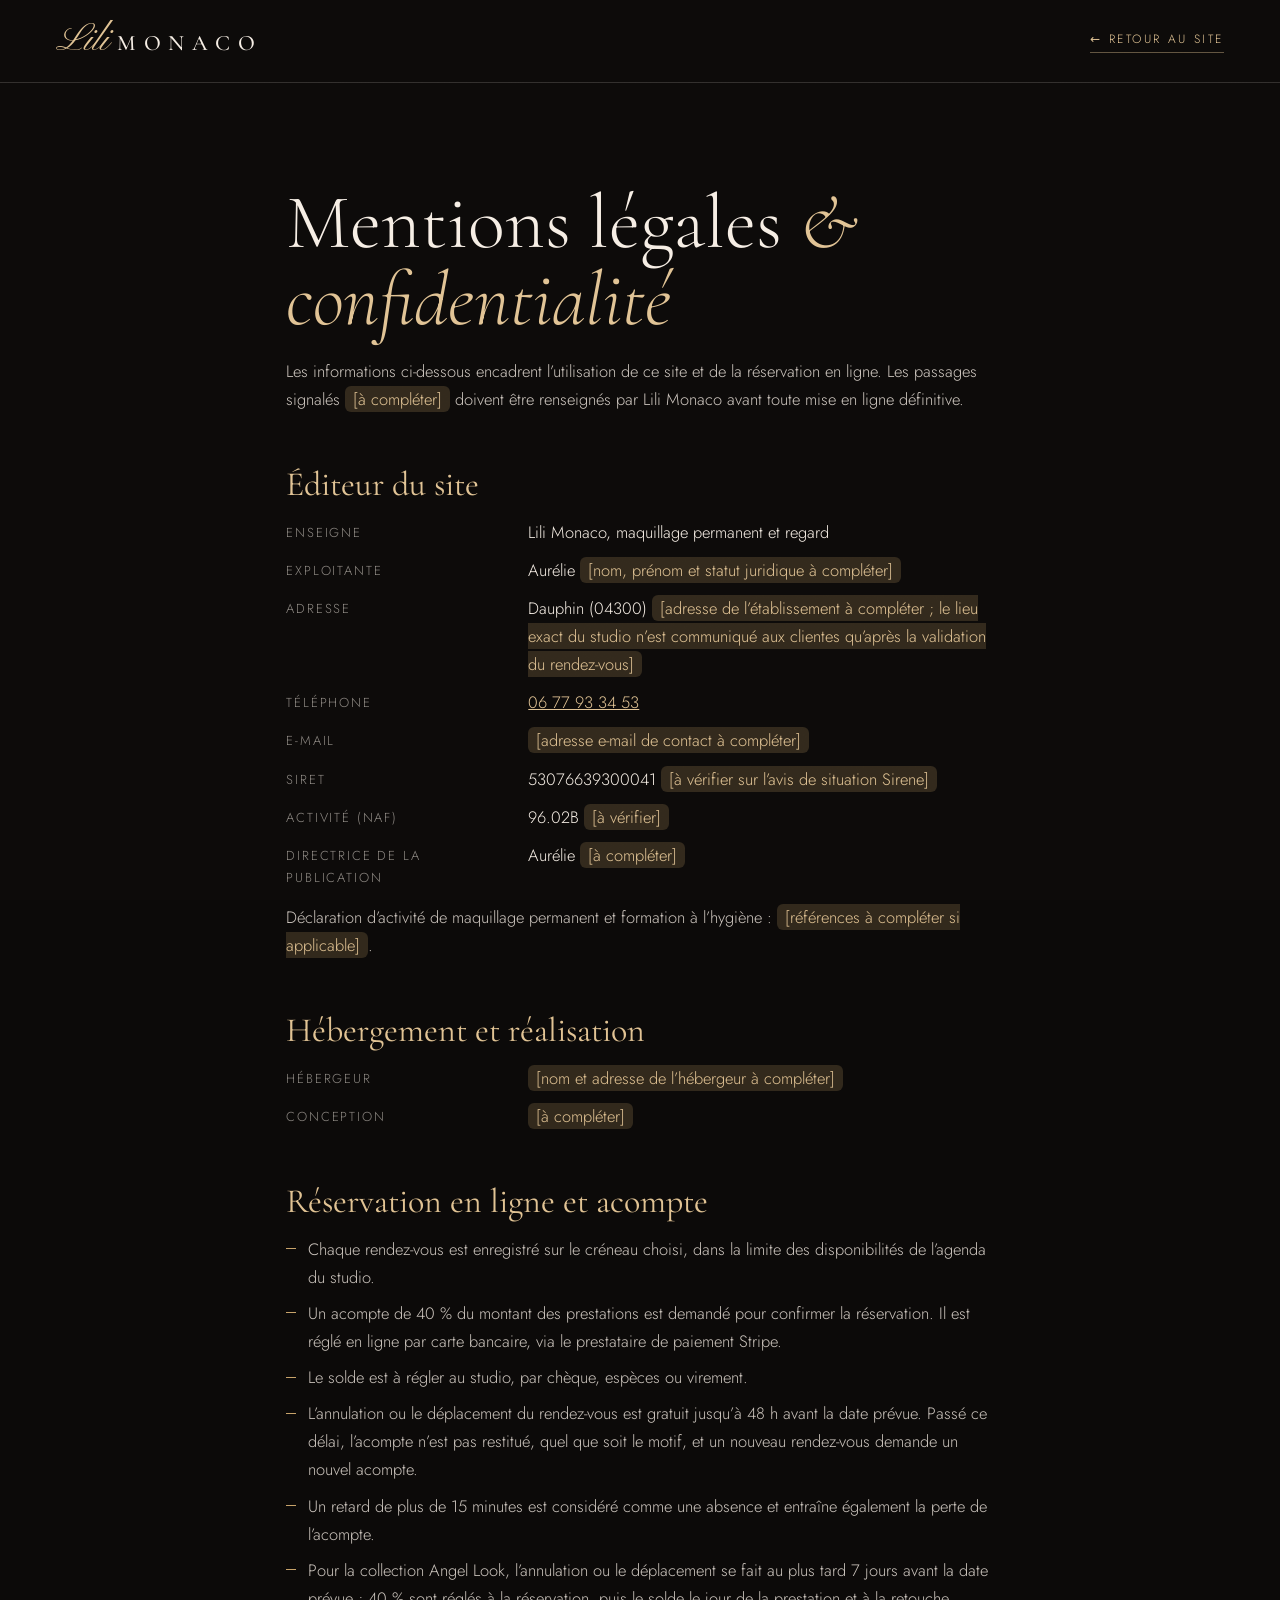
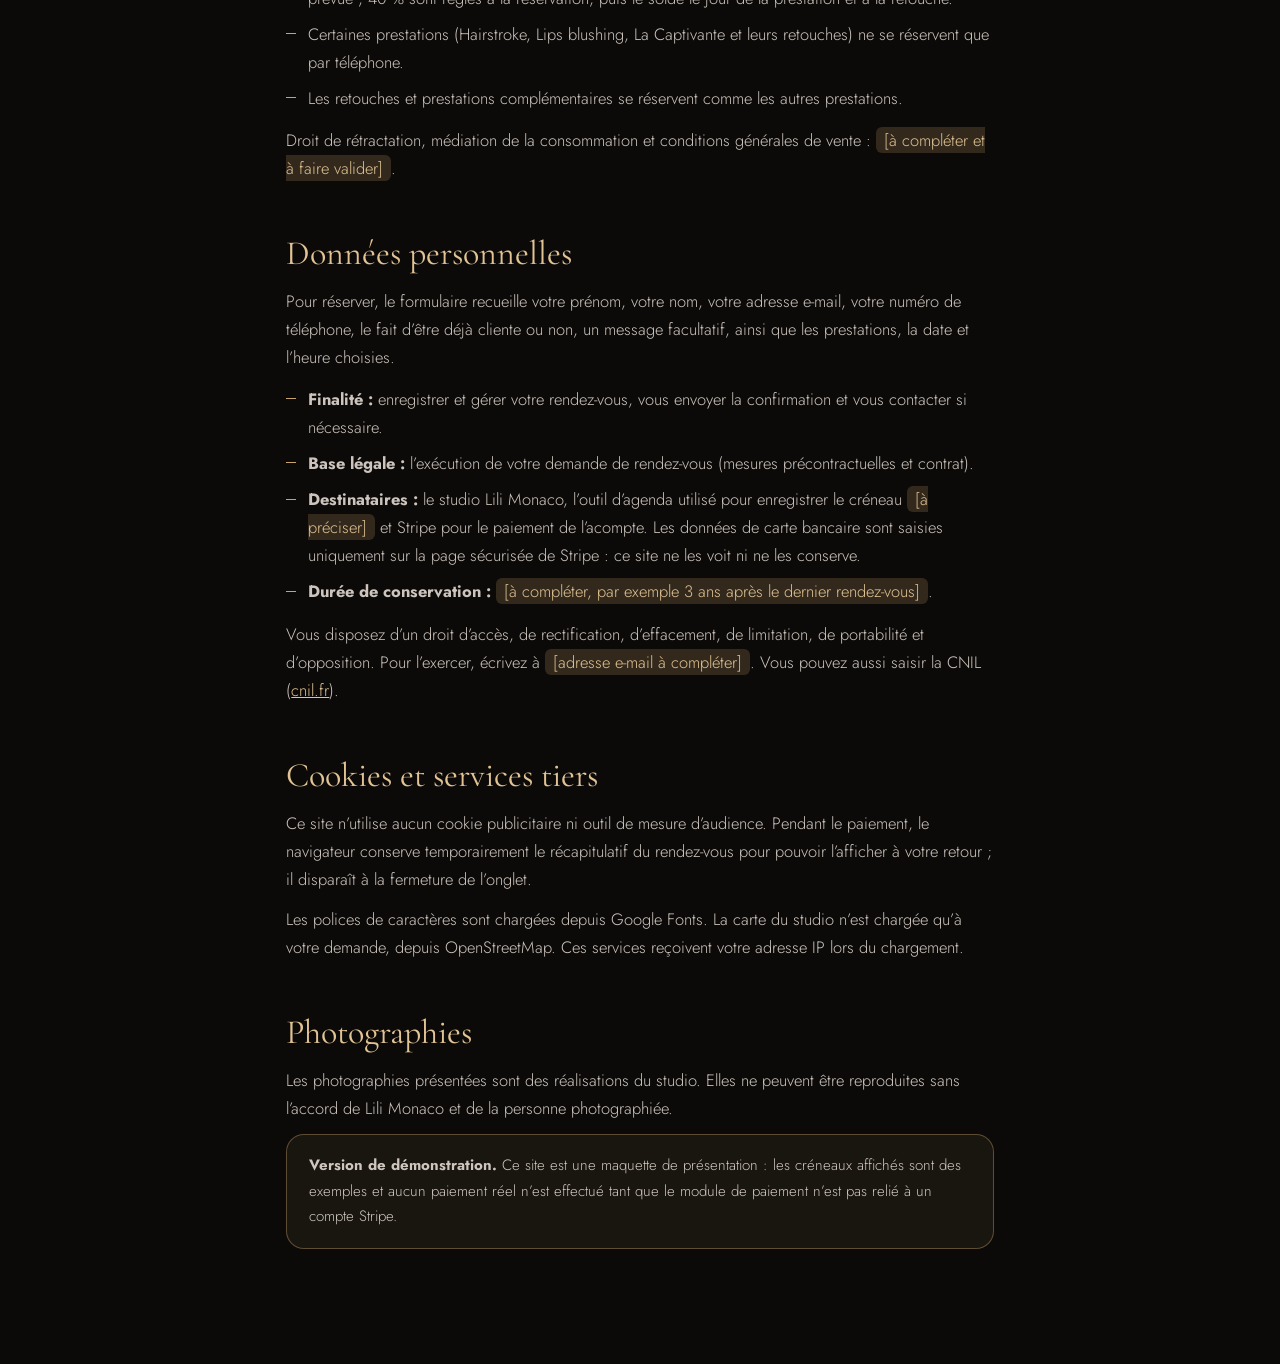
<file: mentions-legales.html>
<!doctype html>
<html lang="fr">
<head>
<meta charset="utf-8">
<meta name="viewport" content="width=device-width, initial-scale=1, viewport-fit=cover">
<title>Mentions légales et confidentialité · Lili Monaco</title>
<meta name="description" content="Mentions légales, conditions de réservation et politique de confidentialité du site Lili Monaco.">
<meta name="theme-color" content="#0c0a09">
<!-- Démonstration : retirer cette ligne à la vraie mise en ligne -->
<meta name="robots" content="noindex, nofollow">
<link rel="icon" href="data:image/svg+xml,%3Csvg xmlns='http://www.w3.org/2000/svg' viewBox='0 0 64 64'%3E%3Crect width='64' height='64' rx='32' fill='%230c0a09'/%3E%3Ctext x='32' y='42' text-anchor='middle' font-family='Georgia,serif' font-style='italic' font-size='30' fill='%23c8a36a'%3ELM%3C/text%3E%3C/svg%3E">
<link rel="preconnect" href="https://fonts.googleapis.com">
<link rel="preconnect" href="https://fonts.gstatic.com" crossorigin>
<link href="https://fonts.googleapis.com/css2?family=Cormorant+Garamond:ital,wght@0,300;0,400;0,500;0,600;1,300;1,400;1,500&family=Jost:wght@300;400;500;600&family=Pinyon+Script&display=swap" rel="stylesheet">
<link rel="stylesheet" href="style.css?v=13">
<style>
  .lhead{display:flex;align-items:center;justify-content:space-between;gap:16px;padding:22px var(--gut);border-bottom:1px solid var(--line-d)}
  .lhead .brand{font-size:26px}
  .lhead__back{font-size:12px;letter-spacing:.2em;text-transform:uppercase;text-decoration:none;color:var(--gold-2);border-bottom:1px solid rgba(225,195,148,.4);padding-bottom:3px}
  .lhead__back:hover{color:var(--ivory);border-color:var(--ivory)}
  .legal{max-width:820px;margin:0 auto;padding:clamp(48px,8vw,110px) var(--gut) clamp(60px,9vw,130px)}
  .legal h1{font-family:var(--serif);font-weight:300;font-size:clamp(40px,6vw,78px);line-height:1;margin:0 0 18px}
  .legal h1 em{color:var(--gold-2)}
  .legal__intro{color:rgba(246,238,229,.7);margin-bottom:42px}
  .legal h2{font-family:var(--serif);font-weight:400;font-size:clamp(26px,3vw,34px);line-height:1.15;margin:52px 0 14px;color:var(--gold-2)}
  .legal p,.legal li{color:rgba(246,238,229,.82)}
  .legal p+p{margin-top:12px}
  .legal ul{list-style:none;display:grid;gap:8px;margin:14px 0}
  .legal li{padding-left:22px;position:relative}
  .legal li::before{content:"";position:absolute;left:0;top:.8em;width:10px;height:1px;background:var(--gold)}
  .legal a{color:var(--gold-2)}
  .legal dl{display:grid;grid-template-columns:minmax(150px,220px) 1fr;gap:10px 22px;margin:14px 0}
  .legal dt{color:rgba(246,238,229,.55);font-size:13px;letter-spacing:.14em;text-transform:uppercase;padding-top:4px}
  .legal dd{margin:0}
  .todo{background:rgba(200,163,106,.2);color:var(--gold-2);border-radius:6px;padding:1px 8px;font-style:normal;white-space:normal}
  .note{margin-top:46px;border:1px solid rgba(200,163,106,.4);border-radius:18px;padding:18px 22px;background:rgba(200,163,106,.07);font-size:15px}
  @media (max-width:640px){.legal dl{grid-template-columns:1fr;gap:2px}.legal dt{padding-top:12px}}
</style>
</head>
<body>
<header class="lhead">
  <a class="brand" href="index.html" aria-label="Lili Monaco, retour à l’accueil"><span class="script">Lili</span><b>Monaco</b></a>
  <a class="lhead__back" href="index.html">← Retour au site</a>
</header>

<main class="legal" id="main">
  <h1>Mentions légales <em>&amp; confidentialité</em></h1>
  <p class="legal__intro">Les informations ci-dessous encadrent l’utilisation de ce site et de la réservation en ligne. Les passages signalés <mark class="todo">[à compléter]</mark> doivent être renseignés par Lili Monaco avant toute mise en ligne définitive.</p>

  <h2>Éditeur du site</h2>
  <dl>
    <dt>Enseigne</dt><dd>Lili Monaco, maquillage permanent et regard</dd>
    <dt>Exploitante</dt><dd>Aurélie <mark class="todo">[nom, prénom et statut juridique à compléter]</mark></dd>
    <dt>Adresse</dt><dd>Dauphin (04300) <mark class="todo">[adresse de l’établissement à compléter ; le lieu exact du studio n’est communiqué aux clientes qu’après la validation du rendez-vous]</mark></dd>
    <dt>Téléphone</dt><dd><a href="tel:+33677933453">06 77 93 34 53</a></dd>
    <dt>E-mail</dt><dd><mark class="todo">[adresse e-mail de contact à compléter]</mark></dd>
    <dt>SIRET</dt><dd>53076639300041 <mark class="todo">[à vérifier sur l’avis de situation Sirene]</mark></dd>
    <dt>Activité (NAF)</dt><dd>96.02B <mark class="todo">[à vérifier]</mark></dd>
    <dt>Directrice de la publication</dt><dd>Aurélie <mark class="todo">[à compléter]</mark></dd>
  </dl>
  <p>Déclaration d’activité de maquillage permanent et formation à l’hygiène : <mark class="todo">[références à compléter si applicable]</mark>.</p>

  <h2>Hébergement et réalisation</h2>
  <dl>
    <dt>Hébergeur</dt><dd><mark class="todo">[nom et adresse de l’hébergeur à compléter]</mark></dd>
    <dt>Conception</dt><dd><mark class="todo">[à compléter]</mark></dd>
  </dl>

  <h2>Réservation en ligne et acompte</h2>
  <ul>
    <li>Chaque rendez-vous est enregistré sur le créneau choisi, dans la limite des disponibilités de l’agenda du studio.</li>
    <li>Un acompte de 40&nbsp;% du montant des prestations est demandé pour confirmer la réservation. Il est réglé en ligne par carte bancaire, via le prestataire de paiement Stripe.</li>
    <li>Le solde est à régler au studio, par chèque, espèces ou virement.</li>
    <li>L’annulation ou le déplacement du rendez-vous est gratuit jusqu’à 48&nbsp;h avant la date prévue. Passé ce délai, l’acompte n’est pas restitué, quel que soit le motif, et un nouveau rendez-vous demande un nouvel acompte.</li>
    <li>Un retard de plus de 15&nbsp;minutes est considéré comme une absence et entraîne également la perte de l’acompte.</li>
    <li>Pour la collection Angel Look, l’annulation ou le déplacement se fait au plus tard 7&nbsp;jours avant la date prévue ; 40&nbsp;% sont réglés à la réservation, puis le solde le jour de la prestation et à la retouche.</li>
    <li>Certaines prestations (Hairstroke, Lips blushing, La Captivante et leurs retouches) ne se réservent que par téléphone.</li>
    <li>Les retouches et prestations complémentaires se réservent comme les autres prestations.</li>
  </ul>
  <p>Droit de rétractation, médiation de la consommation et conditions générales de vente : <mark class="todo">[à compléter et à faire valider]</mark>.</p>

  <h2>Données personnelles</h2>
  <p>Pour réserver, le formulaire recueille votre prénom, votre nom, votre adresse e-mail, votre numéro de téléphone, le fait d’être déjà cliente ou non, un message facultatif, ainsi que les prestations, la date et l’heure choisies.</p>
  <ul>
    <li><b>Finalité&nbsp;:</b> enregistrer et gérer votre rendez-vous, vous envoyer la confirmation et vous contacter si nécessaire.</li>
    <li><b>Base légale&nbsp;:</b> l’exécution de votre demande de rendez-vous (mesures précontractuelles et contrat).</li>
    <li><b>Destinataires&nbsp;:</b> le studio Lili Monaco, l’outil d’agenda utilisé pour enregistrer le créneau <mark class="todo">[à préciser]</mark> et Stripe pour le paiement de l’acompte. Les données de carte bancaire sont saisies uniquement sur la page sécurisée de Stripe&nbsp;: ce site ne les voit ni ne les conserve.</li>
    <li><b>Durée de conservation&nbsp;:</b> <mark class="todo">[à compléter, par exemple 3 ans après le dernier rendez-vous]</mark>.</li>
  </ul>
  <p>Vous disposez d’un droit d’accès, de rectification, d’effacement, de limitation, de portabilité et d’opposition. Pour l’exercer, écrivez à <mark class="todo">[adresse e-mail à compléter]</mark>. Vous pouvez aussi saisir la CNIL (<a href="https://www.cnil.fr" rel="noopener" target="_blank">cnil.fr</a>).</p>

  <h2>Cookies et services tiers</h2>
  <p>Ce site n’utilise aucun cookie publicitaire ni outil de mesure d’audience. Pendant le paiement, le navigateur conserve temporairement le récapitulatif du rendez-vous pour pouvoir l’afficher à votre retour&nbsp;; il disparaît à la fermeture de l’onglet.</p>
  <p>Les polices de caractères sont chargées depuis Google Fonts. La carte du studio n’est chargée qu’à votre demande, depuis OpenStreetMap. Ces services reçoivent votre adresse IP lors du chargement.</p>

  <h2>Photographies</h2>
  <p>Les photographies présentées sont des réalisations du studio. Elles ne peuvent être reproduites sans l’accord de Lili Monaco et de la personne photographiée.</p>

  <p class="note"><b>Version de démonstration.</b> Ce site est une maquette de présentation&nbsp;: les créneaux affichés sont des exemples et aucun paiement réel n’est effectué tant que le module de paiement n’est pas relié à un compte Stripe.</p>
</main>
</body>
</html>
</file>
<file: style.css>
/* Lili Monaco — maquillage permanent & regard (Dauphin, 04)
   Noir velours, ivoire, or champagne et rose poudré : les teintes de ses propres photos. */

:root{
  --ink:#0c0a09; --ink-2:#14100e; --ink-3:#1d1715; --ink-4:#2a211e;
  --ivory:#f6eee5; --paper:#fbf6f0; --cream:#efe3d6; --blush:#e8c6b8; --rose:#cf9a8c; --mauve:#7a5558;
  --gold:#c8a36a; --gold-2:#e1c394; --gold-3:#a8814a;
  --line-d:rgba(246,238,229,.16); --line-l:rgba(12,10,9,.14);
  --serif:'Cormorant Garamond','Iowan Old Style','Times New Roman',serif;
  --sans:'Jost',system-ui,-apple-system,'Segoe UI',sans-serif;
  --script:'Pinyon Script','Snell Roundhand',cursive;
  --ease:cubic-bezier(.22,.8,.2,1);
  --gut:clamp(20px,4.4vw,72px);
  --head-h:78px;
}
*,*::before,*::after{box-sizing:border-box}
html{-webkit-text-size-adjust:100%;scroll-behavior:smooth;overflow-x:clip}
html.is-loading{overflow:hidden}
body{margin:0;background:var(--ink);color:var(--ivory);font-family:var(--sans);font-size:16.5px;line-height:1.7;font-weight:300;-webkit-font-smoothing:antialiased;text-rendering:optimizeLegibility;overflow-x:clip}
body.menu-open,body.lb-open,body.modal-open{overflow:hidden}
img,svg,video{display:block;max-width:100%}
img{height:auto}
a{color:inherit}
button{font:inherit;color:inherit;cursor:pointer}
h1,h2,h3,h4,p,figure,blockquote,dl,dd,ul,ol{margin:0}
ul,ol{padding:0;list-style:none}
::selection{background:var(--gold);color:var(--ink)}
:focus-visible{outline:2px solid var(--gold);outline-offset:3px;border-radius:6px}
[hidden]{display:none!important}
.skip{position:fixed;left:12px;top:-60px;z-index:300;background:var(--gold);color:var(--ink);padding:10px 16px;border-radius:10px;transition:top .2s}
.skip:focus{top:12px}
.wrap{max-width:1380px;margin:0 auto;padding:0 var(--gut)}
em{font-style:italic}
.script{font-family:var(--script);font-weight:400;font-style:normal;letter-spacing:0}

/* grain de pellicule */
body::after{content:"";position:fixed;inset:0;z-index:90;pointer-events:none;opacity:.07;mix-blend-mode:overlay;
  background-image:url("data:image/svg+xml;utf8,<svg xmlns='http://www.w3.org/2000/svg' width='180' height='180'><filter id='n'><feTurbulence type='fractalNoise' baseFrequency='.85' numOctaves='2' stitchTiles='stitch'/><feColorMatrix values='0 0 0 0 1  0 0 0 0 1  0 0 0 0 1  0 0 0 .6 0'/></filter><rect width='100%' height='100%' filter='url(%23n)'/></svg>")}

/* ---------- typographie ---------- */
.label,.kicker{font-size:11.5px;font-weight:500;letter-spacing:.34em;text-transform:uppercase;display:flex;align-items:center;gap:16px;margin-bottom:26px;color:var(--gold-3)}
.label::before{content:"";width:38px;height:1px;background:currentColor}
.label--gold{color:var(--gold)}
.h2{font-family:var(--serif);font-weight:300;font-size:clamp(42px,6.2vw,104px);line-height:.98;letter-spacing:-.01em;max-width:13em;color:var(--ivory)}
.h2 em{color:var(--gold-2);font-weight:300}
.h2--dark{color:var(--ink)}
.h2--dark em{color:var(--mauve)}
.lead{font-size:clamp(16px,1.35vw,19px);line-height:1.8;color:rgba(246,238,229,.74);max-width:36em;margin-top:30px}
.lead--dark{color:rgba(12,10,9,.7)}

/* ---------- boutons ---------- */
.btn{position:relative;display:inline-flex;align-items:center;justify-content:center;gap:12px;padding:17px 30px;border-radius:999px;border:1px solid transparent;font-weight:500;font-size:13px;letter-spacing:.16em;text-transform:uppercase;text-decoration:none;line-height:1;overflow:hidden;isolation:isolate;transition:transform .5s var(--ease),background .4s,color .4s,border-color .4s,box-shadow .4s;will-change:transform}
.btn svg{width:20px;height:20px;transition:transform .5s var(--ease);flex:none}
.btn:hover svg{transform:translateX(5px)}
.btn--gold{background:linear-gradient(135deg,var(--gold-2),var(--gold) 55%,var(--gold-3));color:var(--ink);box-shadow:0 18px 50px -18px rgba(200,163,106,.7)}
.btn--gold:hover{background:linear-gradient(135deg,#f0d8ae,var(--gold-2) 55%,var(--gold))}
.btn--line{border-color:rgba(246,238,229,.4);color:var(--ivory);background:rgba(246,238,229,.04);backdrop-filter:blur(8px)}
.btn--line:hover{background:var(--ivory);color:var(--ink)}
.btn--dark{background:var(--ink);color:var(--ivory)}
.btn--dark:hover{background:var(--mauve)}
.btn--lg{padding:20px 36px}
.btn--xl{width:100%;padding:23px 30px;font-size:14px}
.btn[disabled]{opacity:.35;pointer-events:none;box-shadow:none}
.btn .ic{width:19px;height:19px}
.linkbtn{background:none;border:0;text-decoration:underline;text-underline-offset:5px;margin-top:26px;font-size:14px;letter-spacing:.04em;opacity:.8}
.stars{display:inline-block;width:100px;height:20px;background:linear-gradient(90deg,var(--gold-2) 99.8%,rgba(246,238,229,.25) 99.8%);
  -webkit-mask:url("data:image/svg+xml;utf8,<svg xmlns='http://www.w3.org/2000/svg' viewBox='0 0 24 24'><path d='M12 2.500l2.900 6.200 6.600.8-4.900 4.600 1.300 6.600L12 17.400 6.100 20.700l1.300-6.600L2.500 9.500l6.600-.8z'/></svg>") 0 0/20px 20px repeat-x;
  mask:url("data:image/svg+xml;utf8,<svg xmlns='http://www.w3.org/2000/svg' viewBox='0 0 24 24'><path d='M12 2.500l2.900 6.200 6.600.8-4.900 4.600 1.300 6.600L12 17.400 6.100 20.700l1.300-6.600L2.500 9.500l6.600-.8z'/></svg>") 0 0/20px 20px repeat-x}
.stars--dark{background:linear-gradient(90deg,var(--gold-3) 99.8%,rgba(12,10,9,.2) 99.8%)}

/* ---------- préchargement ---------- */
.loader{position:fixed;inset:0;z-index:200;display:grid;place-items:center;background:var(--ink);color:var(--ivory);transition:transform 1.2s var(--ease) .1s}
.loader.is-done{transform:translateY(-101%);pointer-events:none}
.loader__inner{text-align:center;padding:0 24px}
.loader__mono{display:flex;justify-content:center;gap:2px;font-family:var(--serif);font-style:italic;font-size:64px;line-height:1;color:var(--gold);margin-bottom:18px}
.loader__mono span{opacity:0;transform:translateY(14px);animation:rise .9s var(--ease) forwards}
.loader__mono span:nth-child(2){animation-delay:.18s;margin-left:-6px}
.loader__name{font-family:var(--serif);font-weight:300;font-size:clamp(40px,8vw,84px);line-height:1}
.loader__name .script{font-size:1.15em;color:var(--gold-2)}
.loader__sub{margin:14px 0 30px;font-size:11px;letter-spacing:.34em;text-transform:uppercase;opacity:.6}
.loader__bar{position:relative;width:min(240px,60vw);height:1px;margin:0 auto;background:rgba(246,238,229,.2);overflow:hidden}
.loader__bar i{position:absolute;inset:0;background:var(--gold);transform:scaleX(0);transform-origin:left;transition:transform .35s}

/* ---------- en-tête ---------- */
.head{position:fixed;top:0;left:0;right:0;z-index:80;display:flex;align-items:center;justify-content:space-between;gap:24px;padding:22px var(--gut);color:var(--ivory);transition:transform .6s var(--ease),background .4s,padding .4s,box-shadow .4s}
.head.is-solid{background:rgba(12,10,9,.78);-webkit-backdrop-filter:blur(18px) saturate(1.3);backdrop-filter:blur(18px) saturate(1.3);padding-top:14px;padding-bottom:14px;box-shadow:0 1px 0 var(--line-d)}
.head.is-hidden{transform:translateY(-110%)}
.brand{display:flex;align-items:baseline;gap:8px;text-decoration:none;line-height:1}
.brand .script{font-size:38px;color:var(--gold-2)}
.brand b{font-family:var(--serif);font-weight:500;font-size:22px;letter-spacing:.34em;text-transform:uppercase}
.nav{display:flex;gap:clamp(18px,2.6vw,40px);font-size:12.5px;letter-spacing:.2em;text-transform:uppercase;font-weight:400}
.nav a{position:relative;text-decoration:none;padding:6px 0}
.nav a::after{content:"";position:absolute;left:0;right:0;bottom:0;height:1px;background:var(--gold);transform:scaleX(0);transform-origin:right;transition:transform .6s var(--ease)}
.nav a:hover::after{transform:scaleX(1);transform-origin:left}
.head__cta{padding:13px 24px}
.burger{display:none;position:relative;width:46px;height:46px;border-radius:50%;border:1px solid rgba(246,238,229,.5);background:none;color:inherit;flex:none}
.burger i{position:absolute;left:14px;right:14px;height:1.4px;background:currentColor;transition:transform .5s var(--ease),top .5s var(--ease)}
.burger i:first-child{top:18px}.burger i:last-child{top:26px}
body.menu-open .burger i:first-child{top:22px;transform:rotate(45deg)}
body.menu-open .burger i:last-child{top:22px;transform:rotate(-45deg)}
body.menu-open .head{background:none;box-shadow:none;-webkit-backdrop-filter:none;backdrop-filter:none}
.menu{position:fixed;inset:0;z-index:70;display:flex;flex-direction:column;justify-content:space-between;padding:112px var(--gut) calc(34px + env(safe-area-inset-bottom));background:var(--ink-2);transform:translateY(-100%);visibility:hidden;transition:transform .8s var(--ease),visibility 0s .8s}
body.menu-open .menu{transform:none;visibility:visible;transition:transform .8s var(--ease)}
.menu nav{display:grid;gap:2px}
.menu nav a{font-family:var(--serif);font-weight:300;font-size:clamp(42px,12vw,70px);line-height:1.12;text-decoration:none;opacity:0;transform:translateY(24px);transition:opacity .6s,transform .8s var(--ease)}
body.menu-open .menu nav a{opacity:1;transform:none}
body.menu-open .menu nav a:nth-child(2){transition-delay:.06s}body.menu-open .menu nav a:nth-child(3){transition-delay:.12s}body.menu-open .menu nav a:nth-child(4){transition-delay:.18s}body.menu-open .menu nav a:nth-child(5){transition-delay:.24s}body.menu-open .menu nav a:nth-child(6){transition-delay:.3s}
.menu__cta{display:inline-flex;align-items:center;gap:14px;color:var(--gold-2);font-style:italic}
.menu__cta svg{width:34px;height:34px}
.menu__foot{font-size:14px;opacity:.7;line-height:1.8}

/* ---------- héros ---------- */
.hero{position:relative;min-height:100vh;min-height:100svh;display:flex;flex-direction:column;justify-content:center;overflow:hidden;background:var(--ink);isolation:isolate}
.hero__media{position:absolute;inset:0;z-index:-1}
.hero__poster{position:absolute;inset:0;background:var(--ink) url("hero-poster.webp") center/cover no-repeat;transform-origin:60% 40%;animation:kb 26s ease-in-out infinite alternate}
.hero__video{position:absolute;inset:0;width:100%;height:100%;object-fit:cover;opacity:0;transition:opacity 1.6s ease}
.hero.has-video .hero__video{opacity:1}
.hero__shade{position:absolute;inset:0;background:
  linear-gradient(90deg,rgba(12,10,9,.82) 0%,rgba(12,10,9,.45) 42%,rgba(12,10,9,.1) 100%),
  linear-gradient(180deg,rgba(12,10,9,.55) 0%,rgba(12,10,9,0) 24%,rgba(12,10,9,0) 60%,rgba(12,10,9,.9) 100%)}
.hero__glow{position:absolute;right:-10%;top:20%;width:60vw;height:60vw;background:radial-gradient(closest-side,rgba(207,154,140,.22),transparent);mix-blend-mode:screen;pointer-events:none}
.hero__inner{position:relative;padding:calc(var(--head-h) + 8vh) var(--gut) 18vh;max-width:1380px;width:100%;margin:0 auto}
.hero__kicker{color:var(--gold-2);margin-bottom:22px;font-size:11.5px}
.hero__kicker::before{content:"";width:38px;height:1px;background:currentColor}
.hero__title{display:flex;align-items:baseline;flex-wrap:wrap;gap:0 .06em;line-height:.8;margin:.1em 0 .18em}
.hero__script{font-size:clamp(110px,19vw,330px);color:var(--gold-2);margin-right:-.02em;text-shadow:0 8px 60px rgba(0,0,0,.4)}
.hero__serif{font-family:var(--serif);font-weight:300;font-size:clamp(70px,13.2vw,230px);letter-spacing:.02em;text-transform:uppercase;color:var(--ivory);text-shadow:0 8px 60px rgba(0,0,0,.4)}
.hero__lead{font-family:var(--serif);font-weight:300;font-size:clamp(24px,2.8vw,44px);line-height:1.15;max-width:18em;color:rgba(246,238,229,.92)}
.hero__lead em{color:var(--gold-2)}
.hero__cta{display:flex;flex-wrap:wrap;gap:14px;margin-top:clamp(28px,5vh,52px)}
.hero__foot{position:absolute;left:var(--gut);right:var(--gut);bottom:28px;display:flex;align-items:flex-end;justify-content:space-between;gap:20px;font-size:12.5px;letter-spacing:.14em;text-transform:uppercase;color:rgba(246,238,229,.8)}
.hero__rate{display:flex;align-items:center;gap:12px}
.hero__rate b{font-family:var(--serif);font-size:26px;letter-spacing:0;font-weight:500;color:var(--ivory)}
.hero__scroll{display:flex;flex-direction:column;align-items:center;gap:12px;text-decoration:none;font-size:11px;letter-spacing:.3em}
.hero__scroll i{width:1px;height:46px;background:linear-gradient(var(--gold-2),transparent);transform-origin:top;animation:cue 2.2s var(--ease) infinite}
.js .hero__inner>*{opacity:0}
.js .hero.is-ready .hero__inner>*{animation:rise 1.5s var(--ease) both}
.js .hero.is-ready .hero__inner>:nth-child(1){animation-delay:.55s}
.js .hero.is-ready .hero__inner>:nth-child(2){animation-delay:.7s}
.js .hero.is-ready .hero__inner>:nth-child(3){animation-delay:.95s}
.js .hero.is-ready .hero__inner>:nth-child(4){animation-delay:1.15s}
.js .hero__foot{opacity:0;transition:opacity 1.4s 1.6s}
.js .hero.is-ready .hero__foot{opacity:1}

.marquee{position:relative;z-index:3;background:var(--ink);border-block:1px solid var(--line-d);overflow:hidden;padding:2vw 0}
.marquee__row{display:flex;align-items:center;gap:3vw;width:max-content;padding-right:3vw;animation:marq 70s linear infinite;font-family:var(--serif);font-style:italic;font-weight:300;font-size:clamp(40px,6.4vw,104px);line-height:1;white-space:nowrap}
.marquee__row span{color:transparent;-webkit-text-stroke:1px rgba(225,195,148,.6)}
.marquee__row i{font-style:normal;font-size:.36em;color:var(--rose)}

/* ---------- manifeste ---------- */
.manifest{position:relative;z-index:3;background:var(--paper);color:var(--ink);padding:20vh 0 16vh}
.manifest__grid{display:grid;grid-template-columns:minmax(0,1.15fr) minmax(0,.85fr);gap:clamp(36px,6vw,110px);align-items:start}
.manifest__quote{font-family:var(--serif);font-weight:300;font-size:clamp(34px,4.7vw,78px);line-height:1.08;letter-spacing:-.008em;max-width:15em}
.manifest__quote .mw{opacity:.14;transition:opacity .7s ease}
.manifest__quote .mw.on{opacity:1}
.manifest__quote em{color:var(--mauve)}
.manifest__sig{font-size:clamp(54px,6vw,90px);color:var(--gold-3);margin:24px 0 8vh;line-height:1}
.stats{display:grid;grid-template-columns:repeat(2,1fr);gap:0;border-top:1px solid var(--line-l)}
.stats li{padding:30px 24px 24px 0;display:grid;gap:6px;align-content:start}
.stats li:nth-child(even){padding-left:24px;border-left:1px solid var(--line-l)}
.stats li:nth-child(n+3){border-top:1px solid var(--line-l)}
.stats strong{font-family:var(--serif);font-weight:300;font-size:clamp(54px,5.6vw,92px);line-height:.95;display:flex;align-items:baseline;gap:6px}
.stats small{font-family:var(--sans);font-size:14px;color:var(--gold-3);font-weight:500}
.stats li>span{font-size:14px;color:rgba(12,10,9,.64);max-width:16em;line-height:1.5}
.manifest__imgs{position:relative;display:grid;gap:18px}
.frame{position:relative;border-radius:240px 240px 24px 24px;overflow:hidden;background:var(--cream)}
.frame--tall{aspect-ratio:3/4}
.frame--small{width:58%;aspect-ratio:1/1;border-radius:24px;margin:-16% 0 0 auto;border:8px solid var(--paper)}
.frame img{position:absolute;left:0;top:-7%;width:100%;height:114%;object-fit:cover;will-change:transform}

/* ---------- signature : cartes empilées ---------- */
.sig{position:relative;z-index:3;background:var(--ink);padding:18vh 0 10vh}
.sig .h2{max-width:15em}
.sig__list{margin-top:10vh;padding:0 var(--gut);max-width:1380px;margin-inline:auto}
.sigcard{position:sticky;top:calc(var(--head-h) + var(--i,0)*18px);display:grid;grid-template-columns:minmax(0,1.1fr) minmax(0,.9fr);min-height:min(72vh,720px);margin-bottom:6vh;border-radius:32px;overflow:hidden;background:var(--ink-3);border:1px solid var(--line-d);box-shadow:0 -30px 80px -40px rgba(0,0,0,.8)}
.sigcard:nth-child(even){background:#17110f}
.sigcard__img{position:relative;overflow:hidden}
.sigcard__img img{position:absolute;inset:0;width:100%;height:100%;object-fit:cover;transition:transform 1.6s var(--ease)}
.sigcard:hover .sigcard__img img{transform:scale(1.05)}
.sigcard__img::after{content:"";position:absolute;inset:0;background:linear-gradient(90deg,transparent 60%,rgba(20,16,14,.65))}
.sigcard__txt{display:flex;flex-direction:column;justify-content:center;padding:clamp(28px,4vw,64px)}
.sigcard__n{font-family:var(--serif);font-style:italic;font-size:clamp(60px,7vw,110px);line-height:.9;color:transparent;-webkit-text-stroke:1px var(--gold)}
.sigcard__k{font-size:11.5px;letter-spacing:.3em;text-transform:uppercase;color:var(--gold);margin:18px 0 12px}
.sigcard h3{font-family:var(--serif);font-weight:300;font-size:clamp(38px,4.4vw,70px);line-height:1;margin-bottom:18px}
.sigcard p{color:rgba(246,238,229,.72);max-width:28em}
.sigcard__from{margin-top:26px;font-family:var(--serif);font-size:22px;color:var(--gold-2)}
.sigcard__from b{font-size:34px;font-weight:400;color:var(--ivory)}
.sigcard .btn{margin-top:24px;align-self:flex-start}

/* ---------- résultats ---------- */
.results{position:relative;z-index:3;background:var(--cream);color:var(--ink);padding:18vh 0 12vh}
.results__head{display:flex;justify-content:space-between;align-items:flex-end;gap:30px;flex-wrap:wrap;margin-bottom:7vh}
.chips{display:flex;gap:10px;flex-wrap:wrap}
.chip{padding:12px 22px;border-radius:999px;border:1px solid var(--line-l);background:transparent;font-size:12px;letter-spacing:.18em;text-transform:uppercase;font-weight:500;transition:background .3s,color .3s,border-color .3s}
.chip:hover{border-color:var(--ink)}
.chip.is-on{background:var(--ink);color:var(--ivory);border-color:var(--ink)}
.gallery{columns:3;column-gap:16px}
.gal{position:relative;break-inside:avoid;margin:0 0 16px;border-radius:20px;overflow:hidden;background:var(--blush);cursor:zoom-in;transition:opacity .5s,transform .8s var(--ease)}
.gal img{width:100%;height:auto;transition:transform 1.4s var(--ease)}
.gal:hover img{transform:scale(1.05)}
.gal::after{content:"";position:absolute;inset:0;background:linear-gradient(180deg,transparent 60%,rgba(12,10,9,.45));opacity:0;transition:opacity .5s}
.gal:hover::after{opacity:1}
.gal.is-off{display:none}
.results__note{margin-top:5vh;font-size:12.5px;color:rgba(12,10,9,.55)}

/* ---------- prestations et réservation ---------- */
.book{position:relative;z-index:3;overflow:hidden;background:var(--ink);padding:18vh 0 14vh}
.book::before{content:"";position:absolute;inset:-10% -10% auto auto;width:70vw;height:70vw;background:radial-gradient(closest-side,rgba(207,154,140,.16),transparent);pointer-events:none}
.book::after{content:"";position:absolute;inset:auto auto -20% -15%;width:60vw;height:60vw;background:radial-gradient(closest-side,rgba(200,163,106,.12),transparent);pointer-events:none}
.book .wrap{position:relative;z-index:1}
.demo-banner{margin:6vh 0 0;padding:13px 18px;border-radius:14px;background:rgba(200,163,106,.14);border:1px solid rgba(200,163,106,.35);color:var(--gold-2);font-size:13.5px;line-height:1.6}
.stepper{display:flex;gap:0;margin:5vh 0 26px;border-bottom:1px solid var(--line-d);overflow-x:auto;scrollbar-width:none}
.stepper::-webkit-scrollbar{display:none}
.stepper li{flex:1 0 auto;display:flex;align-items:center;gap:12px;padding:16px 22px 16px 0;font-size:12px;letter-spacing:.2em;text-transform:uppercase;color:rgba(246,238,229,.4);white-space:nowrap;position:relative}
.stepper li span{display:grid;place-items:center;width:30px;height:30px;border-radius:50%;border:1px solid currentColor;font-family:var(--serif);font-size:16px;letter-spacing:0}
.stepper li.is-on{color:var(--gold-2)}
.stepper li.is-on::after{content:"";position:absolute;left:0;right:22px;bottom:-1px;height:1px;background:var(--gold)}
.stepper li.is-done{color:var(--ivory)}
.stepper li.is-done span{background:var(--gold);border-color:var(--gold);color:var(--ink)}
.flow{display:grid;grid-template-columns:minmax(0,1fr) 390px;gap:clamp(24px,3.4vw,56px);align-items:start}
.flow>*{min-width:0}
.flow__main{background:var(--paper);color:var(--ink);border-radius:32px;padding:clamp(22px,3.4vw,54px);min-height:560px;box-shadow:0 50px 140px -40px rgba(0,0,0,.7)}
.flow__side{position:sticky;top:calc(var(--head-h) + 18px)}
.sum{background:var(--ink-3);border:1px solid var(--line-d);border-radius:28px;padding:30px 28px}
.sum h3{font-family:var(--serif);font-weight:400;font-size:30px;margin-bottom:18px}
.sum__list{display:grid;gap:0;margin-bottom:18px;max-height:240px;overflow:auto}
.sum__list li{display:flex;justify-content:space-between;gap:14px;padding:12px 0;border-bottom:1px solid var(--line-d);font-size:14.5px;line-height:1.4}
.sum__list li b{font-weight:400;font-variant-numeric:tabular-nums;white-space:nowrap;color:var(--gold-2)}
.sum__list li button{background:none;border:0;opacity:.5;padding:0 0 0 8px;font-size:18px;line-height:1}
.sum__list li button:hover{opacity:1}
.sum__empty{opacity:.6;font-size:14px;border:0!important}
.sum__tot{display:grid;gap:8px;font-size:14.5px}
.sum__tot div{display:flex;justify-content:space-between;gap:12px}
.sum__tot dd{font-variant-numeric:tabular-nums;text-align:right}
.sum__tot div:nth-last-child(2) dd{font-family:var(--serif);font-size:36px;line-height:1;color:var(--ivory)}
.sum__dep{padding-top:12px;margin-top:6px;border-top:1px solid var(--line-d);color:var(--gold-2)}
.sum__dep dd{font-family:var(--serif);font-size:26px;line-height:1}
.sum__nav{display:grid;grid-template-columns:auto 1fr;gap:10px;margin-top:22px}
.sum__nav .btn{padding:16px 20px;letter-spacing:.1em;font-size:12px;white-space:nowrap}
.sum__nav .btn[hidden]{display:none}
.sum__nav #btnNext{grid-column:2}
.sum__nav #btnBack[hidden]+#btnNext{grid-column:1/-1}

.step[hidden]{display:none}
.tabs{display:flex;gap:8px;overflow-x:auto;padding-bottom:6px;margin-bottom:8px;scrollbar-width:none;position:sticky;top:calc(var(--head-h) - 4px);z-index:5;background:linear-gradient(var(--paper) 78%,transparent);padding-top:6px}
.tabs::-webkit-scrollbar{display:none}
.tab{flex:none;padding:12px 20px;border-radius:999px;border:1px solid var(--line-l);background:transparent;color:var(--ink);font-size:12px;font-weight:500;letter-spacing:.16em;text-transform:uppercase;white-space:nowrap;transition:background .3s,color .3s,border-color .3s}
.tab:hover{border-color:var(--ink)}
.tab.is-on{background:var(--ink);color:var(--ivory);border-color:var(--ink)}
.tab sup{font-size:10px;margin-left:6px;color:var(--gold-3);font-weight:600}
.tab.is-on sup{color:var(--gold-2)}
.mgroup{display:none}
.mgroup.is-on{display:block;animation:fade .6s var(--ease)}
.mgroup__head{display:grid;grid-template-columns:1fr;gap:6px;padding:26px 0 16px}
.mgroup__k{font-size:11px;letter-spacing:.3em;text-transform:uppercase;color:var(--gold-3)}
.mgroup__head h3{font-family:var(--serif);font-weight:300;font-size:clamp(36px,3.8vw,56px);line-height:1}
.mgroup__head p{color:rgba(12,10,9,.62);max-width:40em;font-size:15.5px}
.mrow{display:grid;grid-template-columns:minmax(0,1fr) auto;gap:6px 22px;align-items:center;padding:20px 0;border-bottom:1px solid var(--line-l)}
.mrow__name{font-family:var(--serif);font-weight:400;font-size:clamp(22px,2vw,28px);line-height:1.15}
.mrow__right{display:flex;align-items:center;gap:20px}
.mrow__meta{display:flex;align-items:center;gap:16px;font-size:14px;color:rgba(12,10,9,.6);white-space:nowrap}
.mrow__price{font-family:var(--serif);font-size:26px;color:var(--ink);font-weight:500}
.mrow__desc{grid-column:1/-1;font-size:14.5px;color:rgba(12,10,9,.62);line-height:1.65;max-width:46em;display:none}
.mrow.is-open .mrow__desc{display:block}
.mrow__more{background:none;border:0;padding:0;color:var(--gold-3);font-size:12px;letter-spacing:.14em;text-transform:uppercase;text-decoration:underline;text-underline-offset:4px;justify-self:start;font-weight:500}
.mrow__add{width:46px;height:46px;border-radius:50%;border:1px solid var(--ink);background:transparent;display:grid;place-items:center;transition:background .3s,color .3s,transform .4s var(--ease)}
.mrow__add svg{width:22px;height:22px}
.mrow__add:hover{transform:scale(1.08)}
.mrow.is-sel{background:linear-gradient(90deg,rgba(200,163,106,.14),transparent)}
.mrow.is-sel .mrow__add{background:var(--ink);color:var(--gold-2)}
.mgroup__ret{margin-top:26px;padding:6px 0}
.mgroup__ret>summary{list-style:none;cursor:pointer;display:flex;align-items:center;gap:12px;font-size:12px;letter-spacing:.2em;text-transform:uppercase;font-weight:500;color:var(--gold-3);padding:12px 0}
.mgroup__ret>summary::-webkit-details-marker{display:none}
.mgroup__ret>summary svg{width:18px;height:18px;transition:transform .5s var(--ease)}
.mgroup__ret[open]>summary svg{transform:rotate(90deg)}
.mrow--ret .mrow__name{font-size:clamp(19px,1.7vw,23px)}

.cal-wrap{display:grid;grid-template-columns:1fr;gap:clamp(24px,3.6vw,48px)}
@media (min-width:1400px){.cal-wrap{grid-template-columns:minmax(0,1fr) minmax(0,1fr)}}
.cal__head{display:flex;align-items:center;justify-content:space-between;margin-bottom:14px}
.cal__head h3{font-family:var(--serif);font-weight:400;font-size:32px;text-transform:capitalize}
.cal__nav{width:44px;height:44px;border-radius:50%;border:1px solid var(--line-l);background:transparent;display:grid;place-items:center;transition:background .3s}
.cal__nav svg{width:18px;height:18px}
.cal__nav:first-child svg{transform:scaleX(-1)}
.cal__nav:hover:not(:disabled){background:var(--cream)}
.cal__nav:disabled{opacity:.3;cursor:not-allowed}
.cal__dow,.cal__days{display:grid;grid-template-columns:repeat(7,1fr)}
.cal__dow span{text-align:center;font-size:11px;letter-spacing:.14em;text-transform:uppercase;color:rgba(12,10,9,.5);padding-bottom:8px}
.cday{position:relative;aspect-ratio:1;border:0;background:none;padding:0;font-size:16px;font-variant-numeric:tabular-nums;color:var(--ink);border-radius:50%;transition:background .2s,color .2s}
.cday:hover:not(:disabled):not(.is-sel){background:var(--cream)}
.cday.is-blank{visibility:hidden}
.cday:disabled{color:rgba(12,10,9,.25);cursor:not-allowed}
.cday.is-today::after{content:"";position:absolute;left:50%;bottom:7px;width:4px;height:4px;margin-left:-2px;border-radius:50%;background:var(--gold-3)}
.cday.is-open{font-weight:500;box-shadow:inset 0 0 0 1px rgba(200,163,106,.5)}
.cday.is-sel{background:var(--ink);color:var(--gold-2)}
.cal__legend{display:flex;align-items:center;flex-wrap:wrap;gap:8px 18px;margin-top:16px;font-size:12.5px;color:rgba(12,10,9,.6)}
.lg{display:inline-block;width:14px;height:14px;border-radius:50%;vertical-align:-2px;margin-right:6px}
.lg--open{box-shadow:inset 0 0 0 1px rgba(200,163,106,.7)}
.lg--closed{background:rgba(12,10,9,.12)}
.slots h3{font-family:var(--serif);font-weight:400;font-size:32px;line-height:1.1;text-transform:capitalize}
.slots__sub{font-size:14px;color:rgba(12,10,9,.6);margin:6px 0 18px}
.slots__grid{display:grid;grid-template-columns:repeat(auto-fill,minmax(88px,1fr));gap:10px}
.slot{padding:14px 8px;border-radius:14px;border:1px solid var(--line-l);background:#fff;font-size:15px;font-weight:400;font-variant-numeric:tabular-nums;transition:background .25s,color .25s,border-color .25s,transform .3s var(--ease)}
.slot:hover:not(:disabled){border-color:var(--ink);transform:translateY(-2px)}
.slot.is-sel{background:var(--ink);color:var(--gold-2);border-color:var(--ink)}
.slots__empty{grid-column:1/-1;color:rgba(12,10,9,.55);font-size:14.5px}

.infos__grid{display:grid;grid-template-columns:1fr 1fr;gap:18px}
.fld{display:grid;gap:8px;align-content:start;border:0;padding:0;margin:0;min-width:0}
.fld--full{grid-column:1/-1}
.fld>span,.fld>legend{font-size:11px;font-weight:500;letter-spacing:.2em;text-transform:uppercase;color:rgba(12,10,9,.6);padding:0}
.fld small{text-transform:none;letter-spacing:0;font-weight:300}
.fld input[type=text],.fld input[type=email],.fld input[type=tel],.fld textarea{width:100%;padding:16px 18px;border:1px solid var(--line-l);border-radius:14px;background:#fff;font:inherit;font-size:16px;font-weight:400;color:var(--ink);transition:border-color .3s,box-shadow .3s}
.fld textarea{resize:vertical;min-height:96px}
.fld input:focus,.fld textarea:focus{outline:none;border-color:var(--gold-3);box-shadow:0 0 0 4px rgba(200,163,106,.2)}
.fld input.is-bad{border-color:#b3261e}
.radios{display:flex;flex-wrap:wrap;gap:12px 24px}
.radios legend{width:100%;margin-bottom:8px}
.radios label{display:inline-flex;align-items:center;gap:10px;font-size:15px;font-weight:400;cursor:pointer}
.radios input{accent-color:var(--ink);width:18px;height:18px}
.err{font-style:normal;font-size:12.5px;color:#b3261e}
.hp{position:absolute!important;left:-9999px;width:1px;height:1px;opacity:0;pointer-events:none}
.consent{display:grid;grid-template-columns:auto 1fr;gap:6px 12px;align-items:start;margin-top:24px;font-size:14px;line-height:1.55;color:rgba(12,10,9,.7);font-weight:400}
.consent input{width:20px;height:20px;margin-top:2px;accent-color:var(--ink)}
.consent a{color:var(--mauve)}
.consent .err{grid-column:2}

.pay{display:grid;grid-template-columns:minmax(0,1.1fr) minmax(0,.9fr);gap:clamp(24px,3.6vw,56px);align-items:start}
.pay__card{padding:clamp(24px,3vw,40px);border-radius:26px;background:var(--ink);color:var(--ivory)}
.pay__label{font-size:11.5px;letter-spacing:.3em;text-transform:uppercase;color:var(--gold-2)}
.pay__amount{font-family:var(--serif);font-weight:300;font-size:clamp(64px,8vw,104px);line-height:1;margin:10px 0 12px}
.pay__rest{font-size:14.5px;color:rgba(246,238,229,.7);margin-bottom:26px}
.pay__trust{display:grid;gap:10px;margin-top:22px;font-size:13px;color:rgba(246,238,229,.65)}
.pay__trust li{display:flex;gap:10px;align-items:center}
.pay__trust svg{width:20px;height:20px;color:var(--gold-2);flex:none}
.pay__msg{margin-top:14px;font-size:13.5px;color:#ffb4a8;min-height:1.2em}
.pay__rules h3{font-family:var(--serif);font-weight:400;font-size:30px;margin-bottom:14px}
.pay__rules li{padding:12px 0 12px 22px;border-bottom:1px solid var(--line-l);font-size:14.5px;color:rgba(12,10,9,.75);position:relative}
.pay__rules li::before{content:"✦";position:absolute;left:0;color:var(--gold-3);font-size:11px;top:17px}

.done{text-align:center;padding:clamp(20px,4vw,50px) 0}
.done__ic{display:grid;place-items:center;width:84px;height:84px;margin:0 auto 24px;border-radius:50%;background:var(--ink);color:var(--gold-2);animation:pop .8s var(--ease)}
.done__ic svg{width:36px;height:36px}
.done h3{font-family:var(--serif);font-weight:300;font-size:clamp(42px,5vw,76px);line-height:1}
.done__text{max-width:34em;margin:16px auto 0;color:rgba(12,10,9,.7)}
.done__sum{display:grid;grid-template-columns:repeat(auto-fit,minmax(160px,1fr));gap:12px;max-width:760px;margin:30px auto 0;text-align:left}
.done__sum div{padding:16px 18px;border-radius:16px;background:var(--cream)}
.done__sum dt{font-size:11px;letter-spacing:.18em;text-transform:uppercase;color:rgba(12,10,9,.55)}
.done__sum dd{font-family:var(--serif);font-size:24px;line-height:1.15;margin-top:4px}
.done__demo{margin:22px auto 0;max-width:34em;padding:12px 18px;border-radius:12px;background:rgba(200,163,106,.2);color:#6d4d1d;font-size:13.5px}
.done__btns{display:flex;flex-wrap:wrap;gap:12px;justify-content:center;margin-top:28px}
.done .btn--line{border-color:var(--line-l);color:var(--ink);background:transparent}
.done .btn--line:hover{background:var(--ink);color:var(--ivory)}

/* ---------- avis ---------- */
.reviews{position:relative;z-index:3;background:var(--paper);color:var(--ink);padding:17vh 0 9vh;overflow:hidden}
.reviews__head{display:flex;justify-content:space-between;align-items:flex-end;gap:40px;flex-wrap:wrap}
.score{display:flex;align-items:center;gap:28px}
.score__big{display:flex;align-items:baseline;gap:6px;font-family:var(--serif);font-weight:300;font-size:clamp(90px,11vw,170px);line-height:.85}
.score__big small{font-family:var(--sans);font-size:18px;font-weight:500;color:var(--gold-3)}
.score__meta{display:grid;gap:6px;font-size:14px;color:rgba(12,10,9,.65)}
.score__det{display:flex;gap:14px;flex-wrap:wrap;font-size:12.5px;margin-top:4px}
.score__det b{font-weight:500;color:var(--ink)}
.reviews__rail{margin-top:8vh;overflow:hidden;-webkit-mask-image:linear-gradient(90deg,transparent,#000 6%,#000 94%,transparent);mask-image:linear-gradient(90deg,transparent,#000 6%,#000 94%,transparent)}
.reviews__row{display:flex;gap:20px;width:max-content;padding-right:20px;animation:marq 140s linear infinite}
.reviews__rail:hover .reviews__row{animation-play-state:paused}
.rev{flex:none;width:min(400px,82vw);display:flex;flex-direction:column;justify-content:space-between;gap:24px;padding:32px 32px 26px;border-radius:26px;background:#fff;border:1px solid var(--line-l)}
.rev blockquote{font-family:var(--serif);font-size:clamp(21px,1.8vw,26px);line-height:1.25}
.rev blockquote::before{content:"“";display:block;font-size:2em;line-height:.6;color:var(--gold-3);margin-bottom:10px}
.rev figcaption{display:flex;justify-content:space-between;align-items:center;gap:10px;font-size:12.5px;color:rgba(12,10,9,.55);border-top:1px solid var(--line-l);padding-top:16px;letter-spacing:.04em}
.rev .stars{width:80px;height:16px;-webkit-mask-size:16px 16px;mask-size:16px 16px;background:linear-gradient(90deg,var(--gold-3) 100%,transparent 100%)}
.reviews__note{margin-top:5vh;font-size:12.5px;color:rgba(12,10,9,.5)}

/* ---------- studio ---------- */
.studio{position:relative;z-index:3;background:var(--ink-2);padding:18vh 0 14vh}
.studio__grid{display:grid;grid-template-columns:minmax(0,1fr) minmax(0,1.05fr);gap:clamp(36px,6vw,100px);align-items:center}
.facts{display:grid;gap:26px;margin:46px 0}
.facts li{display:flex;gap:18px;align-items:flex-start}
.facts svg{flex:none;width:32px;height:32px;color:var(--gold)}
.facts span{font-size:15.5px;line-height:1.6;color:rgba(246,238,229,.78)}
.facts b{display:block;font-size:11.5px;font-weight:500;letter-spacing:.24em;text-transform:uppercase;color:var(--gold-2);margin-bottom:4px}
.facts a{text-decoration:underline;text-underline-offset:4px}
.btnrow{display:flex;flex-wrap:wrap;gap:12px}
.map{position:relative;aspect-ratio:5/4;border-radius:240px 240px 28px 28px;overflow:hidden;background:radial-gradient(60% 50% at 50% 55%,rgba(200,163,106,.22),transparent 70%),repeating-linear-gradient(0deg,rgba(246,238,229,.05) 0 1px,transparent 1px 46px),repeating-linear-gradient(90deg,rgba(246,238,229,.05) 0 1px,transparent 1px 46px),var(--ink-3);border:1px solid var(--line-d)}
.map iframe{position:absolute;inset:0;width:100%;height:100%;border:0;filter:grayscale(.3) contrast(1.05)}
.map__btn{position:absolute;inset:0;margin:auto;width:max-content;height:max-content;display:grid;justify-items:center;gap:6px;padding:22px 34px;border:1px solid rgba(246,238,229,.4);border-radius:26px;background:rgba(12,10,9,.55);backdrop-filter:blur(14px);color:var(--ivory);font-weight:500;letter-spacing:.1em;text-transform:uppercase;font-size:13px;transition:transform .5s var(--ease),background .3s}
.map__btn:hover{transform:scale(1.05);background:rgba(12,10,9,.8)}
.map__btn svg{width:34px;height:34px;color:var(--gold-2)}
.map__btn small{font-weight:300;font-size:11.5px;opacity:.7;letter-spacing:.04em;text-transform:none}

/* ---------- formations ---------- */
.train{position:relative;z-index:3;background:var(--cream);color:var(--ink);padding:16vh 0}
.train__grid{display:grid;grid-template-columns:minmax(0,1fr) minmax(0,.9fr);gap:clamp(36px,6vw,100px);align-items:center}
.train__cards{display:grid;gap:14px}
.train__cards li{padding:28px 30px;border-radius:24px;background:var(--paper);border:1px solid var(--line-l)}
.chip-s{font-size:11px;letter-spacing:.24em;text-transform:uppercase;color:var(--gold-3);font-weight:500}
.train__cards h3{font-family:var(--serif);font-weight:400;font-size:30px;line-height:1.1;margin:8px 0 6px}
.train__cards p{font-family:var(--serif);font-size:26px;color:var(--mauve)}
.train__cta{display:flex;align-items:center;justify-content:space-between;gap:16px;flex-wrap:wrap;background:var(--ink)!important;color:var(--ivory)}
.train__cta p{font-family:var(--sans);font-size:15px;color:rgba(246,238,229,.8)}
.train__cta .btn--dark{background:linear-gradient(135deg,var(--gold-2),var(--gold));color:var(--ink)}

/* ---------- faq ---------- */
.faq{position:relative;z-index:3;background:var(--ink);padding:16vh 0 16vh}
.faq__grid{display:grid;grid-template-columns:minmax(0,.8fr) minmax(0,1.2fr);gap:clamp(30px,6vw,100px);align-items:start}
.faq .h2{position:sticky;top:calc(var(--head-h) + 6vh)}
.faq__list details{border-bottom:1px solid var(--line-d)}
.faq__list details:first-child{border-top:1px solid var(--line-d)}
.faq__list summary{display:flex;justify-content:space-between;align-items:center;gap:20px;padding:26px 0;cursor:pointer;list-style:none;font-family:var(--serif);font-weight:300;font-size:clamp(23px,2.2vw,32px);line-height:1.15}
.faq__list summary::-webkit-details-marker{display:none}
.faq__list summary svg{flex:none;width:26px;height:26px;color:var(--gold);transition:transform .5s var(--ease)}
.faq__list details[open] summary svg{transform:rotate(90deg)}
.faq__list details p{padding:0 40px 28px 0;color:rgba(246,238,229,.7);max-width:38em;animation:fade .6s var(--ease)}

/* ---------- pied de page ---------- */
.foot{position:relative;z-index:3;overflow:hidden;background:#070605;padding:14vh 0 3vh}
.foot__top{display:flex;justify-content:space-between;gap:48px;flex-wrap:wrap;align-items:flex-start}
.foot__tag{font-family:var(--serif);font-weight:300;font-size:clamp(38px,4.8vw,78px);line-height:1;margin-bottom:34px}
.foot__tag em{color:var(--gold-2)}
.foot__cols{display:flex;gap:clamp(36px,6vw,100px);font-size:15px}
.foot__cols>div{display:grid;gap:10px;align-content:start}
.foot__cols h4{font-size:11px;font-weight:500;letter-spacing:.26em;text-transform:uppercase;color:var(--gold-2);margin-bottom:6px}
.foot__cols a{text-decoration:none;opacity:.85}.foot__cols a:hover{opacity:1;text-decoration:underline}
.foot__cols span{opacity:.65}
.foot__word{margin:10vh 0 2vh;text-align:center;font-family:var(--serif);font-weight:300;font-size:clamp(80px,19vw,340px);line-height:.85;white-space:nowrap;background:linear-gradient(180deg,var(--ivory) 0%,#a98d6a 60%,rgba(169,141,106,.08) 100%);-webkit-background-clip:text;background-clip:text;color:transparent;user-select:none;text-transform:uppercase;letter-spacing:.02em}
.foot__word .script{font-size:1.1em;text-transform:none}
.foot__bottom{display:flex;justify-content:space-between;gap:20px;flex-wrap:wrap;padding-top:26px;border-top:1px solid var(--line-d);font-size:13px;opacity:.75}
.foot__bottom a{text-decoration:none}.foot__bottom a:hover{text-decoration:underline}

/* ---------- barre mobile, modale, visionneuse, curseur ---------- */
.stickybar{position:fixed;left:12px;right:12px;bottom:calc(12px + env(safe-area-inset-bottom));z-index:75;display:none;align-items:center;justify-content:space-between;gap:14px;padding:12px 14px 12px 20px;border-radius:20px;background:rgba(20,16,14,.92);backdrop-filter:blur(14px);border:1px solid rgba(200,163,106,.4);color:var(--ivory);text-decoration:none;box-shadow:0 20px 50px -10px rgba(0,0,0,.6);transform:translateY(140%);transition:transform .6s var(--ease)}
.stickybar.is-on{transform:none}
.stickybar small{display:block;font-size:10.5px;letter-spacing:.2em;text-transform:uppercase;opacity:.65;line-height:1.3}
.stickybar b{font-family:var(--serif);font-weight:400;font-size:26px;line-height:1.1}
.stickybar__go{display:inline-flex;align-items:center;gap:10px;padding:14px 20px;border-radius:14px;background:linear-gradient(135deg,var(--gold-2),var(--gold));color:var(--ink);font-weight:500;font-size:13px;letter-spacing:.14em;text-transform:uppercase}
.stickybar__go svg{width:18px;height:18px}
.modal{position:fixed;inset:0;z-index:160;display:grid;place-items:center;padding:20px;background:rgba(7,6,5,.8);backdrop-filter:blur(8px)}
.modal__card{width:min(480px,100%);padding:36px 32px;border-radius:28px;background:var(--paper);color:var(--ink);text-align:center;animation:pop .6s var(--ease)}
.modal__tag{display:inline-block;padding:6px 14px;border-radius:999px;background:rgba(200,163,106,.25);color:#6d4d1d;font-size:11px;letter-spacing:.24em;text-transform:uppercase;font-weight:500}
.modal h3{font-family:var(--serif);font-weight:400;font-size:34px;margin:16px 0 4px}
.modal__amount{font-family:var(--serif);font-size:72px;line-height:1.05;color:var(--mauve)}
.modal__txt{font-size:14.5px;color:rgba(12,10,9,.7);margin:10px 0 24px}
.modal__btns{display:grid;gap:10px}
.modal .btn--line{border-color:var(--line-l);color:var(--ink);background:transparent}
.lb{position:fixed;inset:0;z-index:150;display:grid;grid-template-columns:auto 1fr auto;align-items:center;gap:8px;padding:20px;background:rgba(7,6,5,.95);backdrop-filter:blur(8px)}
.lb__fig{display:grid;gap:14px;justify-items:center;min-width:0;animation:fade .5s var(--ease)}
.lb__fig img{max-width:100%;max-height:84vh;width:auto;border-radius:14px;object-fit:contain}
.lb__fig figcaption{color:rgba(246,238,229,.8);font-size:13.5px;letter-spacing:.06em}
.lb__close,.lb__nav{display:grid;place-items:center;width:52px;height:52px;border-radius:50%;border:1px solid rgba(246,238,229,.3);background:rgba(246,238,229,.06);color:var(--ivory);transition:background .3s}
.lb__close:hover,.lb__nav:hover{background:rgba(246,238,229,.2)}
.lb__close{position:absolute;right:20px;top:20px;z-index:2}
.lb__nav svg,.lb__close svg{width:22px;height:22px}
.lb__nav--prev svg{transform:scaleX(-1)}
.cursor{position:fixed;left:0;top:0;z-index:120;width:12px;height:12px;margin:-6px 0 0 -6px;border-radius:50%;background:var(--gold);pointer-events:none;opacity:0;transition:width .4s var(--ease),height .4s var(--ease),margin .4s var(--ease),background .3s,opacity .3s;display:none}
.cursor.is-on{opacity:1}
.cursor.is-link{width:56px;height:56px;margin:-28px 0 0 -28px;background:rgba(200,163,106,.2);border:1px solid var(--gold)}
.cursor.is-view{width:84px;height:84px;margin:-42px 0 0 -42px;background:rgba(246,238,229,.92);display:grid;place-items:center}
.cursor.is-view::after{content:"Voir";font-size:12px;font-weight:500;color:var(--ink);letter-spacing:.14em;text-transform:uppercase}
@media (hover:hover) and (pointer:fine){.cursor{display:block}}

/* ---------- révélations ---------- */
.js [data-reveal]{opacity:0;transform:translateY(30px);transition:opacity 1s var(--ease) var(--d,0s),transform 1.2s var(--ease) var(--d,0s)}
.js [data-reveal].in{opacity:1;transform:none}
.js [data-reveal="clip"]{opacity:1;transform:none;clip-path:inset(8% 6% 8% 6% round 24px);transition:clip-path 1.4s var(--ease)}
.js [data-reveal="clip"].in{clip-path:inset(0 round 24px)}
.js [data-split] .w{display:inline-block;overflow:hidden;vertical-align:top;padding-bottom:.14em;margin-bottom:-.14em}
.js [data-split] .w>span{display:inline-block;transform:translateY(115%);transition:transform 1.2s var(--ease);transition-delay:calc(var(--i,0)*50ms)}
.js [data-split].in .w>span{transform:none}

/* ---------- animations ---------- */
@keyframes rise{from{opacity:0;transform:translateY(46px)}to{opacity:1;transform:none}}
@keyframes kb{from{transform:scale(1.02) translate3d(0,0,0)}to{transform:scale(1.12) translate3d(-1.5%,-1%,0)}}
@keyframes cue{0%{transform:scaleY(0);opacity:1}60%{transform:scaleY(1);opacity:1}100%{transform:scaleY(1);opacity:0}}
@keyframes marq{to{transform:translateX(-50%)}}
@keyframes fade{from{opacity:0;transform:translateY(8px)}to{opacity:1;transform:none}}
@keyframes pop{0%{transform:scale(.5);opacity:0}60%{transform:scale(1.06)}100%{transform:scale(1);opacity:1}}

/* ---------- sans JavaScript ---------- */
html:not(.js) .loader{display:none}

/* ---------- adaptatif ---------- */
@media (max-width:1100px){
  .flow{grid-template-columns:minmax(0,1fr)}
  .flow__side{position:fixed;left:0;right:0;bottom:0;top:auto;z-index:74;transform:translateY(120%);transition:transform .6s var(--ease)}
  .flow__side.is-on{transform:none}
  .sum{border-radius:22px 22px 0 0;padding:14px 18px calc(14px + env(safe-area-inset-bottom));border-bottom:0;background:rgba(20,16,14,.96);backdrop-filter:blur(14px)}
  .sum h3,.sum__list,.sum__tot div:first-child{display:none}
  .sum__tot{display:flex;gap:18px;align-items:flex-end}
  .sum__tot div{flex-direction:column;gap:0}
  .sum__tot div:nth-last-child(2) dd{font-size:30px}
  .sum__dep{padding:0;margin:0;border:0}
  .sum__nav{margin-top:12px}
  .manifest__grid,.studio__grid,.train__grid,.faq__grid{grid-template-columns:1fr}
  .faq .h2{position:static}
  .cal-wrap,.pay{grid-template-columns:1fr}
  .sigcard{grid-template-columns:1fr;min-height:0;position:relative;top:auto}
  .sigcard__img{aspect-ratio:4/3}
  .sigcard__img::after{background:linear-gradient(180deg,transparent 60%,rgba(20,16,14,.7))}
  .gallery{columns:2}
}
@media (max-width:820px){
  body{font-size:16px}
  .nav,.head__cta{display:none}
  .burger{display:block}
  .brand .script{font-size:34px}.brand b{font-size:19px}
  .hero__inner{padding-bottom:22vh}
  .hero__foot{flex-direction:column;align-items:flex-start;gap:10px;bottom:20px}
  .hero__scroll{display:none}
  .hero__loc{font-size:11px}
  .stickybar{display:flex}
  .manifest{padding-top:14vh}
  .frame--small{width:50%}
  .stats strong{font-size:54px}
  .infos__grid{grid-template-columns:1fr}
  .mrow{grid-template-columns:1fr}
  .mrow__right{justify-content:space-between}
  .flow__main{border-radius:24px;padding:20px 18px;min-height:0}
  .stepper li{padding-right:14px;font-size:11px}
  .stepper li:not(.is-on){font-size:0;gap:0}
  .stepper li:not(.is-on) span{font-size:15px}
  .score{flex-direction:column;align-items:flex-start;gap:14px}
  .train__cards li{padding:22px}
  .lb{grid-template-columns:1fr;padding:12px}
  .lb__nav{position:absolute;bottom:18px;z-index:2}
  .lb__nav--prev{left:18px}.lb__nav--next{right:18px}
  .foot__word{margin-top:7vh}
}
@media (max-width:480px){
  .gallery{column-gap:10px}.gal{margin-bottom:10px;border-radius:14px}
  .stats li{padding-right:12px}.stats li:nth-child(even){padding-left:16px}
}
@media (prefers-reduced-motion:reduce){
  html{scroll-behavior:auto}
  *,*::before,*::after{animation-duration:.001ms!important;animation-iteration-count:1!important;transition-duration:.001ms!important}
  .marquee__row,.reviews__row{animation:none}
  .js [data-reveal],.js [data-reveal="clip"]{opacity:1;transform:none;clip-path:none}
  .js [data-split] .w>span{transform:none}
  .hero__poster{animation:none}
}

/* ajustements mobile */
@media (max-width:820px){
  .btn--lg{padding:19px 22px;font-size:12px;letter-spacing:.12em;white-space:nowrap}
  .hero__cta{flex-direction:column;align-items:stretch}
  .hero__cta .btn{justify-content:space-between}
  .hero__script{font-size:clamp(96px,30vw,150px)}
  .hero__serif{font-size:clamp(54px,17vw,92px)}
  .hero__title{flex-direction:column;align-items:flex-start;gap:0}
  .hero__script{margin-bottom:-.12em}
}

/* petite barre fixe : un seul bouton pleine largeur sur téléphone */
@media (max-width:420px){
  .stickybar{padding:10px;gap:0}
  .stickybar>span:first-child{display:none}
  .stickybar__go{flex:1;justify-content:center;padding:16px 18px;white-space:nowrap}
}

/* récap mobile : montants alignés à gauche sous leur libellé ; titre du calendrier sur une ligne */
@media (max-width:1100px){.sum__tot dd{text-align:left}}
@media (max-width:480px){.cal__head h3{font-size:27px;white-space:nowrap}}

/* récap mobile : la date passe sur sa propre ligne, l'acompte ne se coupe plus */
@media (max-width:1100px){
  .sum__tot{flex-wrap:wrap;row-gap:8px}
  #sumWhenRow{flex:1 1 100%;flex-direction:row;justify-content:space-between;align-items:baseline;gap:12px;font-size:13.5px}
  #sumWhenRow dd{text-align:right}
  .sum__dep dt{white-space:nowrap}
}
input::placeholder,textarea::placeholder{color:rgba(12,10,9,.34)}

@media (max-width:480px){.btn--xl{padding:18px 16px;font-size:12px;letter-spacing:.06em;line-height:1.3;text-align:center}}

/* ---------- prestations sur appel, notes de groupe, conditions ---------- */
.mrow__call{display:inline-flex;align-items:center;gap:8px;padding:12px 18px;border-radius:999px;border:1px solid var(--gold-3);color:var(--ink);text-decoration:none;font-size:12px;letter-spacing:.12em;text-transform:uppercase;font-weight:500;white-space:nowrap;transition:background .3s,color .3s}
.mrow__call svg{width:16px;height:16px}
.mrow__call:hover{background:var(--ink);color:var(--gold-2);border-color:var(--ink)}
.mgroup__call,.mgroup__retnote{font-size:14px;color:rgba(12,10,9,.62);max-width:44em}
.mgroup__call{margin-top:6px}
.mgroup__call a{color:var(--gold-3);font-weight:500}
.mgroup__retnote{padding:2px 0 8px}
.sum__warn{color:#ffb4a8;opacity:1}
.sum__policy{margin-top:16px;font-size:12.5px;line-height:1.5;color:rgba(246,238,229,.6)}
.sum__policy b{font-weight:500;color:var(--gold-2)}
.train__cards small{display:block;margin-top:10px;font-size:13.5px;line-height:1.6;color:rgba(12,10,9,.62)}
.train__cta small{flex:1 1 100%;color:rgba(246,238,229,.55)}
@media (max-width:1100px){.sum__policy{display:none}}
@media (max-width:560px){.mrow__right{gap:12px}.mrow__call{padding:11px 14px}}

/* accueil : image d'attente verticale sur téléphone */
@media (max-width:820px){.hero__poster{background-image:url("hero-poster-m.webp")}}

.foot__demo{padding-top:16px;padding-bottom:calc(30px + env(safe-area-inset-bottom));font-size:12.5px;line-height:1.6;opacity:.5;text-align:center}
@media (max-width:1100px){.foot__demo{padding-bottom:110px}}
</file>
